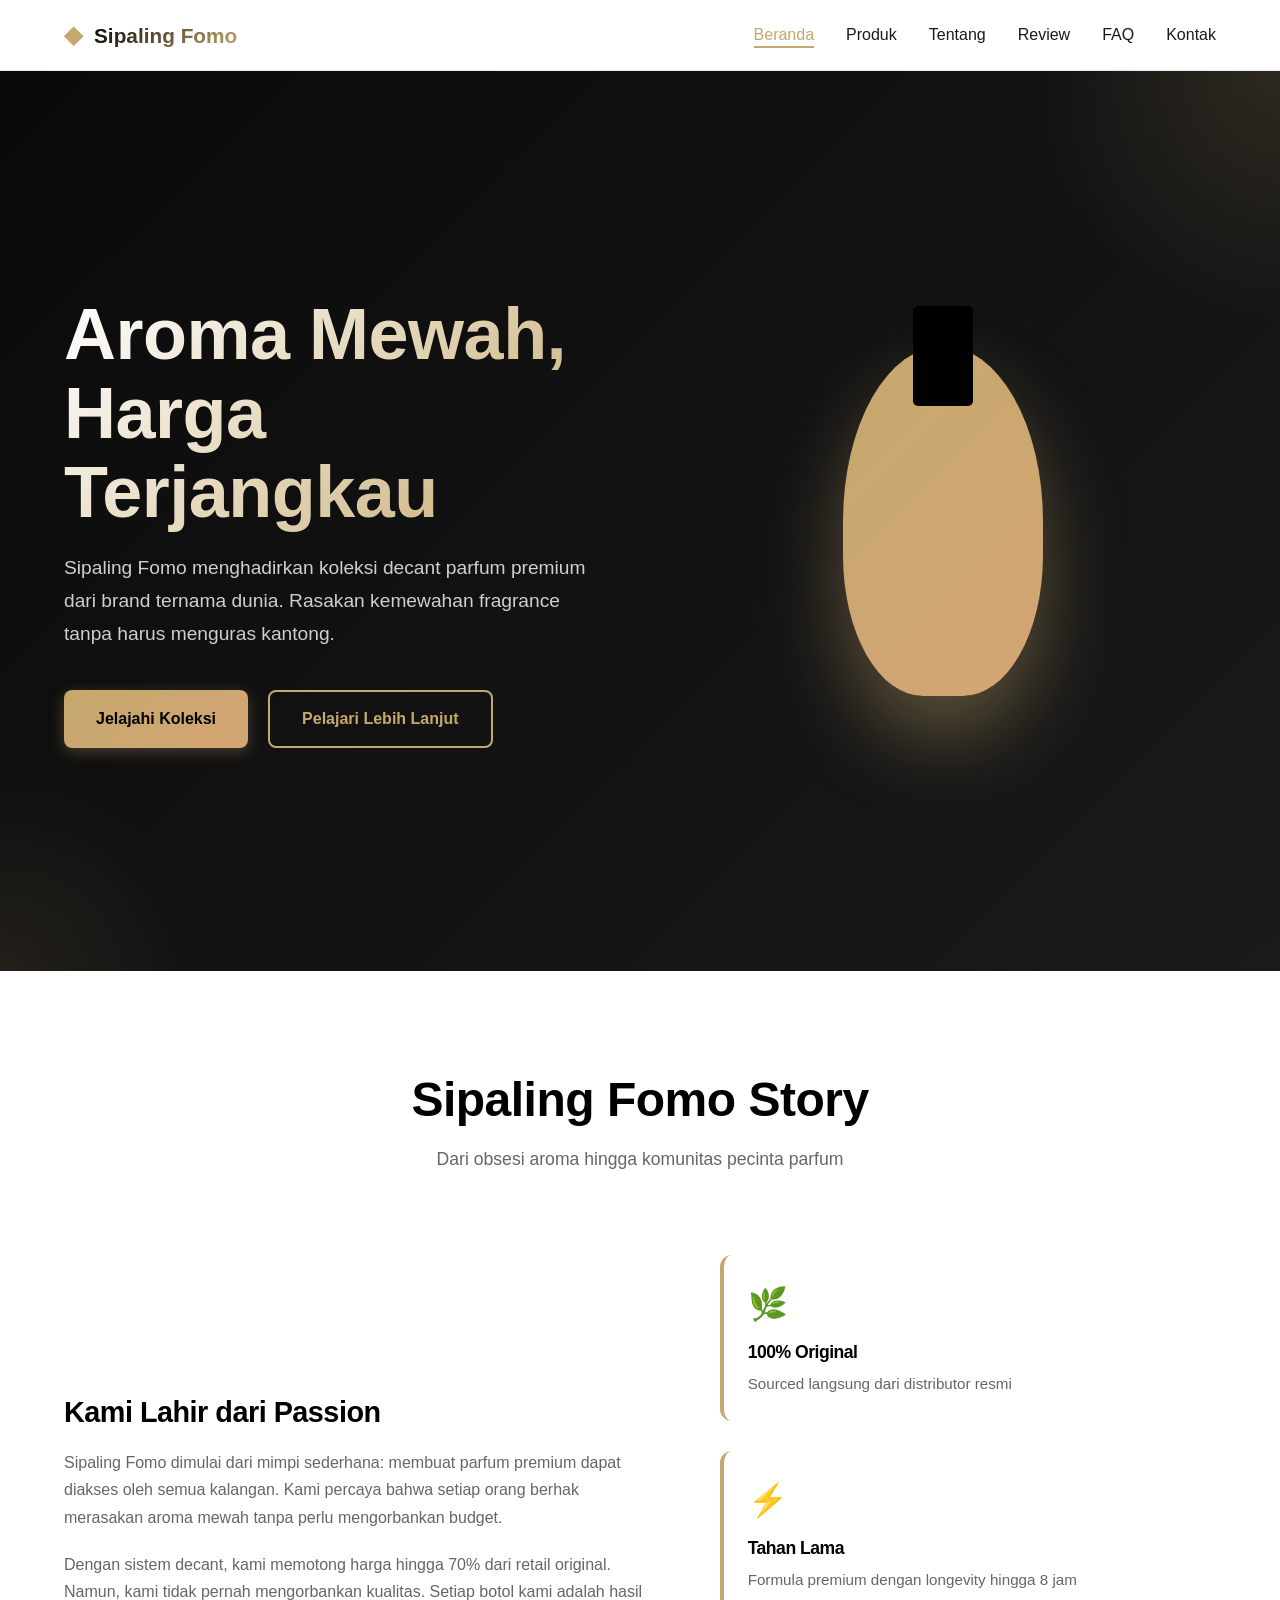
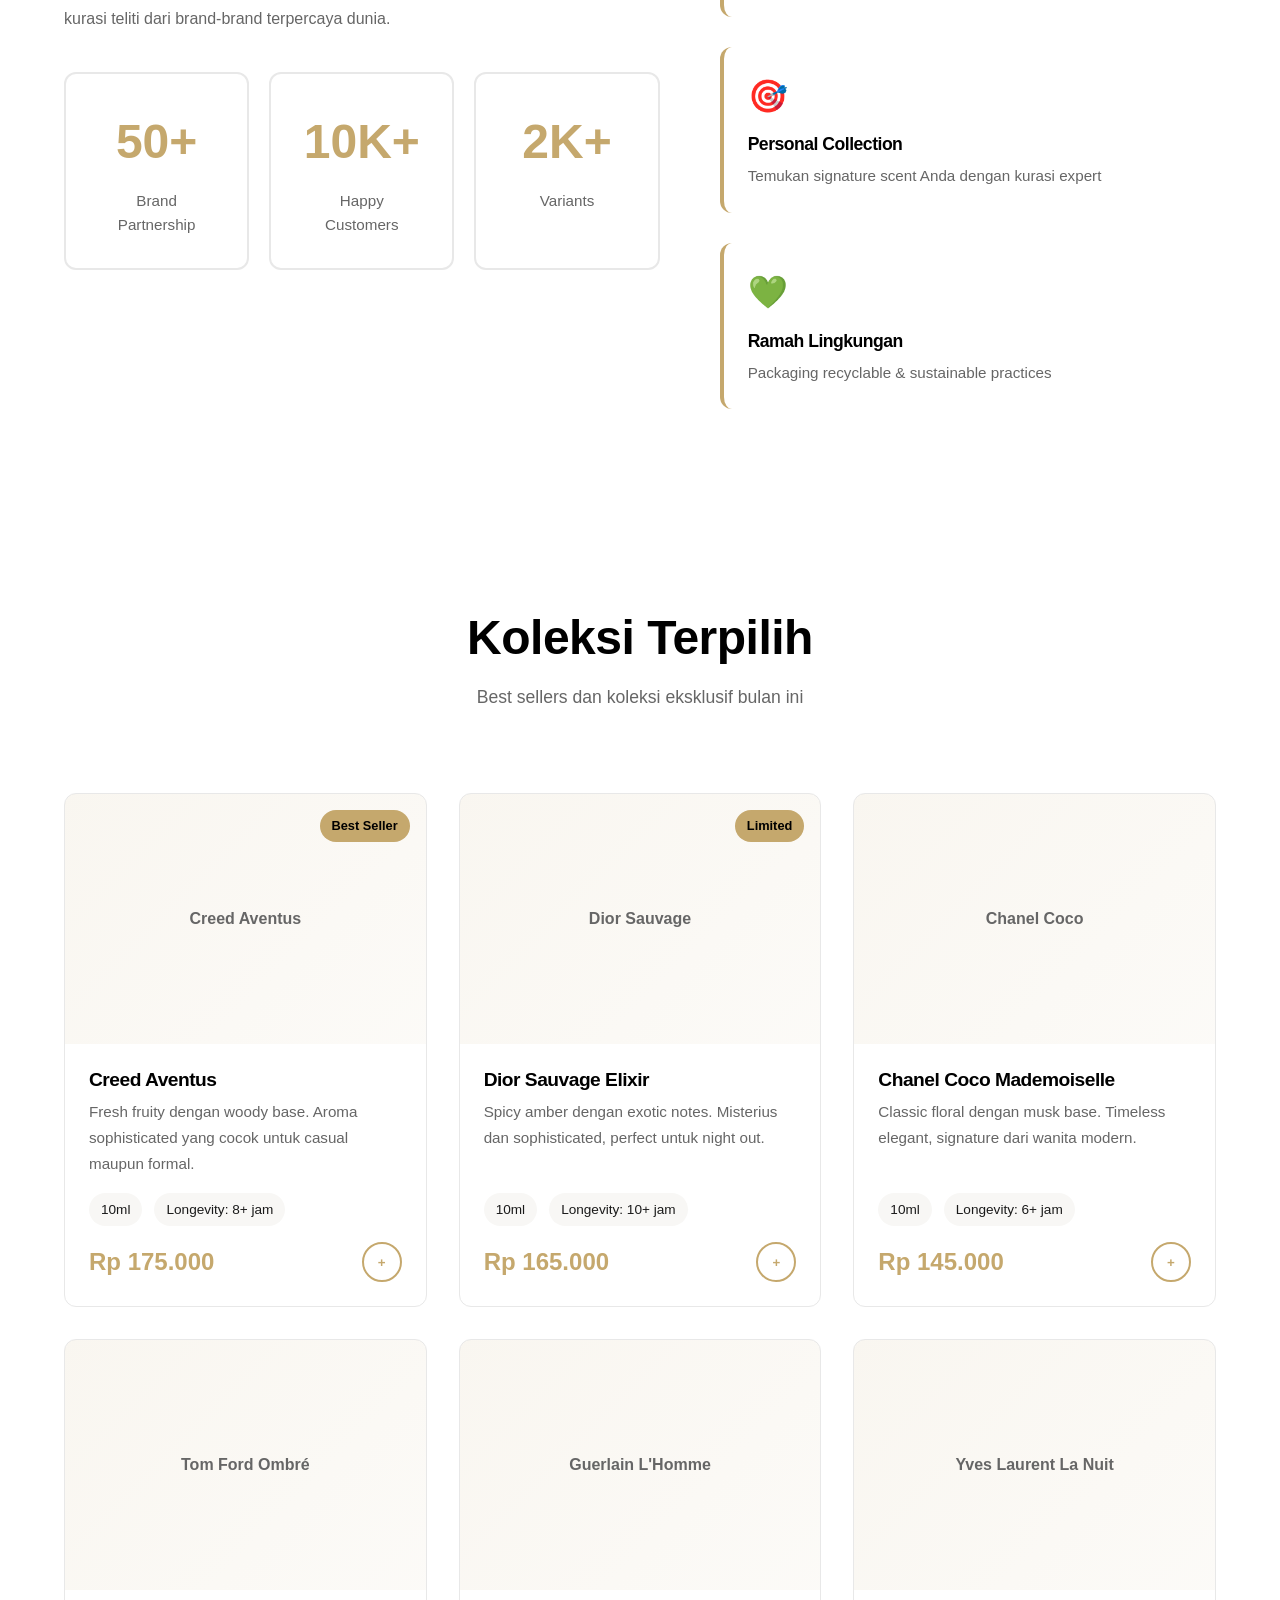
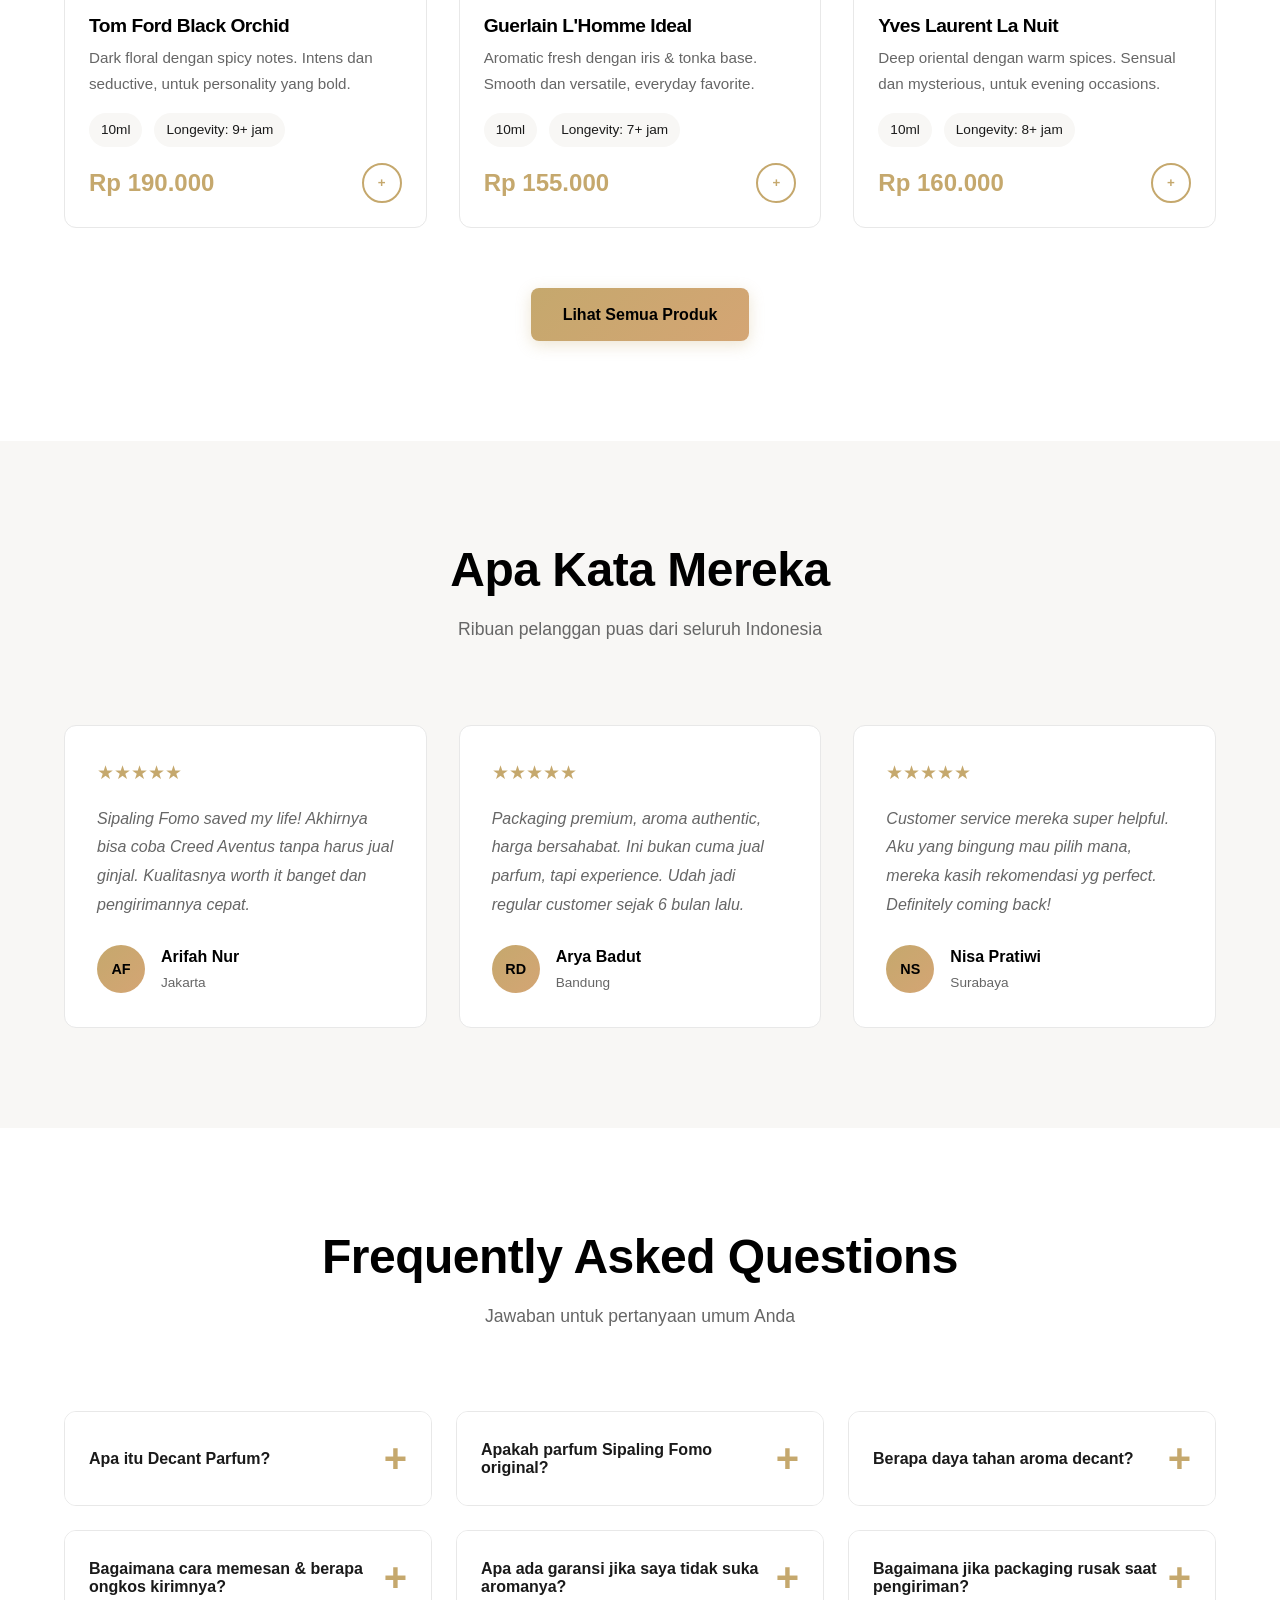
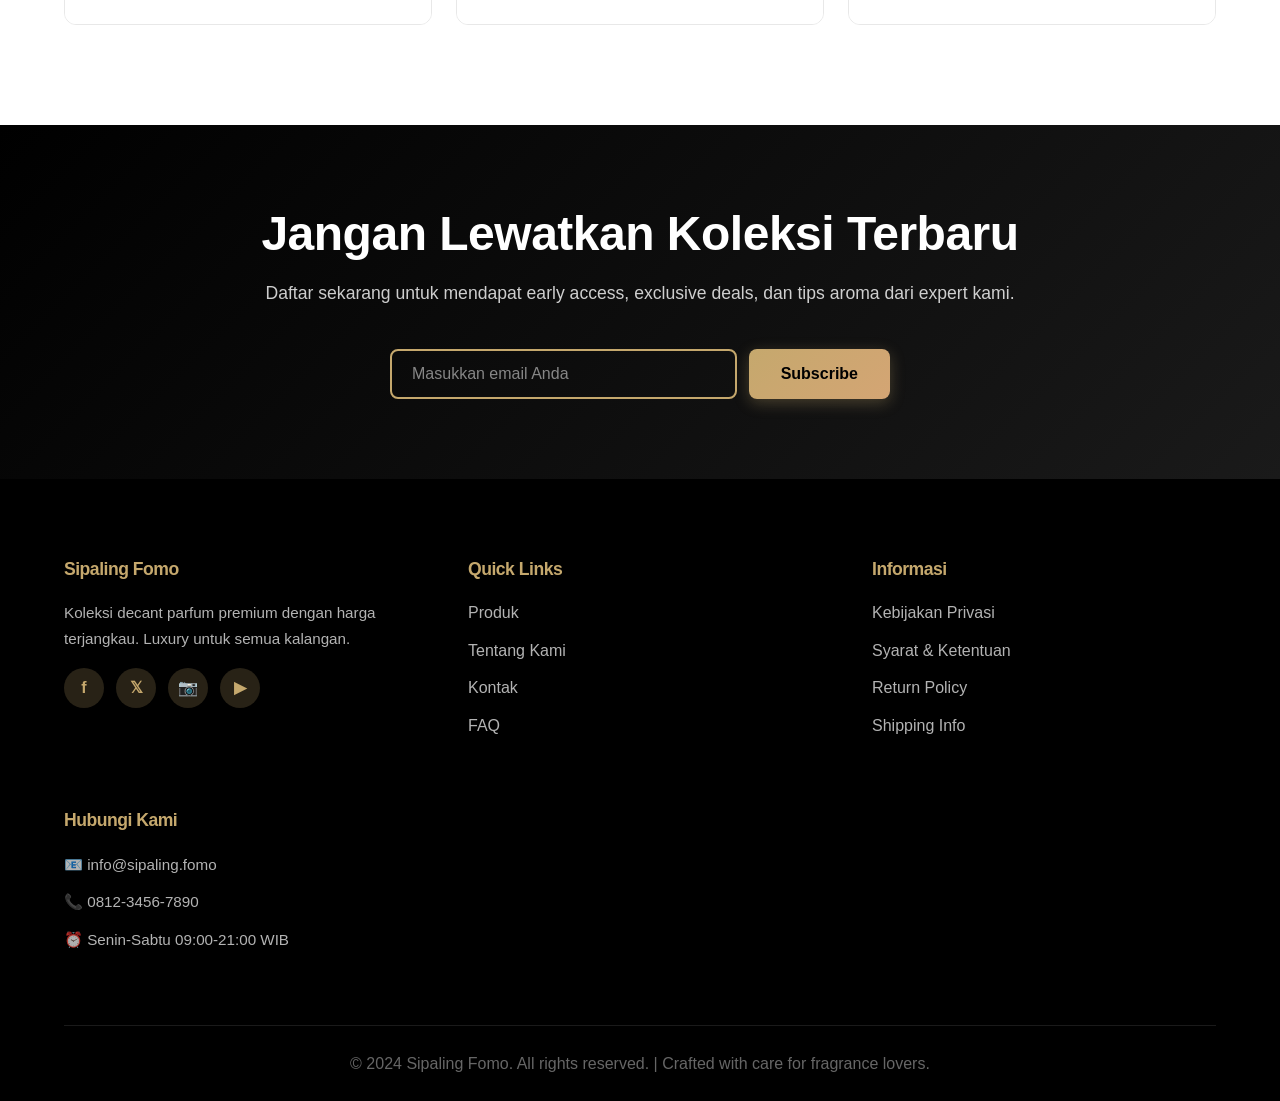
<file: index.html>
<!DOCTYPE html>
<html lang="id">
<head>
    <meta charset="UTF-8">
    <meta name="viewport" content="width=device-width, initial-scale=1.0">
    <meta name="description" content="Sipaling Fomo - Koleksi decant parfum premium terjangkau untuk semua kalangan. Fresh, luxury, dan terpercaya.">
    <meta name="keywords" content="decant parfum, parfum premium, fragrance, aroma luxury">
    <meta name="author" content="Sipaling Fomo">
    <meta property="og:title" content="Sipaling Fomo - Premium Decant Parfum">
    <meta property="og:description" content="Temukan koleksi parfum decant premium berkualitas tinggi dengan harga terjangkau.">
    <meta property="og:type" content="website">
    <title>Sipaling Fomo - Decant Parfum Premium Berkualitas Tinggi</title>
    <link rel="stylesheet" href="style.css">
</head>
<body>
    <!-- Navigation Bar -->
    <nav class="navbar" id="navbar">
        <div class="nav-container">
            <div class="logo">
                <span class="logo-icon">◆</span>
                <span class="logo-text">Sipaling Fomo</span>
            </div>
            <button class="hamburger" id="hamburger">
                <span></span>
                <span></span>
                <span></span>
            </button>
            <ul class="nav-menu" id="navMenu">
                <li><a href="#home" class="nav-link active">Beranda</a></li>
                <li><a href="#products" class="nav-link">Produk</a></li>
                <li><a href="#about" class="nav-link">Tentang</a></li>
                <li><a href="#testimonials" class="nav-link">Review</a></li>
                <li><a href="#faq" class="nav-link">FAQ</a></li>
                <li><a href="contact.html" class="nav-link">Kontak</a></li>
            </ul>
        </div>
    </nav>

    <!-- Hero Section -->
    <section class="hero" id="home">
        <div class="hero-content">
            <div class="hero-text">
                <h1 class="hero-title">Aroma Mewah, Harga Terjangkau</h1>
                <p class="hero-subtitle">Sipaling Fomo menghadirkan koleksi decant parfum premium dari brand ternama dunia. Rasakan kemewahan fragrance tanpa harus menguras kantong.</p>
                <div class="hero-cta">
                    <a href="#products" class="btn btn-primary">Jelajahi Koleksi</a>
                    <a href="#about" class="btn btn-secondary">Pelajari Lebih Lanjut</a>
                </div>
            </div>
            <div class="hero-visual">
                <div class="perfume-bottle"></div>
            </div>
        </div>
    </section>

    <!-- About Section -->
    <section class="about" id="about">
        <div class="container">
            <div class="section-header">
                <h2>Sipaling Fomo Story</h2>
                <p class="section-subtitle">Dari obsesi aroma hingga komunitas pecinta parfum</p>
            </div>
            <div class="about-grid">
                <div class="about-content">
                    <h3>Kami Lahir dari Passion</h3>
                    <p>Sipaling Fomo dimulai dari mimpi sederhana: membuat parfum premium dapat diakses oleh semua kalangan. Kami percaya bahwa setiap orang berhak merasakan aroma mewah tanpa perlu mengorbankan budget.</p>
                    <p>Dengan sistem decant, kami memotong harga hingga 70% dari retail original. Namun, kami tidak pernah mengorbankan kualitas. Setiap botol kami adalah hasil kurasi teliti dari brand-brand terpercaya dunia.</p>
                    <div class="stats-grid">
                        <div class="stat-card">
                            <span class="stat-number">50+</span>
                            <span class="stat-label">Brand Partnership</span>
                        </div>
                        <div class="stat-card">
                            <span class="stat-number">10K+</span>
                            <span class="stat-label">Happy Customers</span>
                        </div>
                        <div class="stat-card">
                            <span class="stat-number">2K+</span>
                            <span class="stat-label">Variants</span>
                        </div>
                    </div>
                </div>
                <div class="about-features">
                    <div class="feature-item">
                        <div class="feature-icon">🌿</div>
                        <h4>100% Original</h4>
                        <p>Sourced langsung dari distributor resmi</p>
                    </div>
                    <div class="feature-item">
                        <div class="feature-icon">⚡</div>
                        <h4>Tahan Lama</h4>
                        <p>Formula premium dengan longevity hingga 8 jam</p>
                    </div>
                    <div class="feature-item">
                        <div class="feature-icon">🎯</div>
                        <h4>Personal Collection</h4>
                        <p>Temukan signature scent Anda dengan kurasi expert</p>
                    </div>
                    <div class="feature-item">
                        <div class="feature-icon">💚</div>
                        <h4>Ramah Lingkungan</h4>
                        <p>Packaging recyclable & sustainable practices</p>
                    </div>
                </div>
            </div>
        </div>
    </section>

    <!-- Products Section -->
    <section class="products" id="products">
        <div class="container">
            <div class="section-header">
                <h2>Koleksi Terpilih</h2>
                <p class="section-subtitle">Best sellers dan koleksi eksklusif bulan ini</p>
            </div>
            <div class="product-grid">
                <div class="product-card">
                    <div class="product-badge">Best Seller</div>
                    <div class="product-image">
                        <div class="product-visual">Creed Aventus</div>
                    </div>
                    <div class="product-info">
                        <h3>Creed Aventus</h3>
                        <p class="product-desc">Fresh fruity dengan woody base. Aroma sophisticated yang cocok untuk casual maupun formal.</p>
                        <div class="product-meta">
                            <span class="size">10ml</span>
                            <span class="longevity">Longevity: 8+ jam</span>
                        </div>
                        <div class="product-footer">
                            <span class="price">Rp 175.000</span>
                            <button class="btn-icon">+</button>
                        </div>
                    </div>
                </div>

                <div class="product-card">
                    <div class="product-badge">Limited</div>
                    <div class="product-image">
                        <div class="product-visual">Dior Sauvage</div>
                    </div>
                    <div class="product-info">
                        <h3>Dior Sauvage Elixir</h3>
                        <p class="product-desc">Spicy amber dengan exotic notes. Misterius dan sophisticated, perfect untuk night out.</p>
                        <div class="product-meta">
                            <span class="size">10ml</span>
                            <span class="longevity">Longevity: 10+ jam</span>
                        </div>
                        <div class="product-footer">
                            <span class="price">Rp 165.000</span>
                            <button class="btn-icon">+</button>
                        </div>
                    </div>
                </div>

                <div class="product-card">
                    <div class="product-image">
                        <div class="product-visual">Chanel Coco</div>
                    </div>
                    <div class="product-info">
                        <h3>Chanel Coco Mademoiselle</h3>
                        <p class="product-desc">Classic floral dengan musk base. Timeless elegant, signature dari wanita modern.</p>
                        <div class="product-meta">
                            <span class="size">10ml</span>
                            <span class="longevity">Longevity: 6+ jam</span>
                        </div>
                        <div class="product-footer">
                            <span class="price">Rp 145.000</span>
                            <button class="btn-icon">+</button>
                        </div>
                    </div>
                </div>

                <div class="product-card">
                    <div class="product-image">
                        <div class="product-visual">Tom Ford Ombré</div>
                    </div>
                    <div class="product-info">
                        <h3>Tom Ford Black Orchid</h3>
                        <p class="product-desc">Dark floral dengan spicy notes. Intens dan seductive, untuk personality yang bold.</p>
                        <div class="product-meta">
                            <span class="size">10ml</span>
                            <span class="longevity">Longevity: 9+ jam</span>
                        </div>
                        <div class="product-footer">
                            <span class="price">Rp 190.000</span>
                            <button class="btn-icon">+</button>
                        </div>
                    </div>
                </div>

                <div class="product-card">
                    <div class="product-image">
                        <div class="product-visual">Guerlain L'Homme</div>
                    </div>
                    <div class="product-info">
                        <h3>Guerlain L'Homme Ideal</h3>
                        <p class="product-desc">Aromatic fresh dengan iris & tonka base. Smooth dan versatile, everyday favorite.</p>
                        <div class="product-meta">
                            <span class="size">10ml</span>
                            <span class="longevity">Longevity: 7+ jam</span>
                        </div>
                        <div class="product-footer">
                            <span class="price">Rp 155.000</span>
                            <button class="btn-icon">+</button>
                        </div>
                    </div>
                </div>

                <div class="product-card">
                    <div class="product-image">
                        <div class="product-visual">Yves Laurent La Nuit</div>
                    </div>
                    <div class="product-info">
                        <h3>Yves Laurent La Nuit</h3>
                        <p class="product-desc">Deep oriental dengan warm spices. Sensual dan mysterious, untuk evening occasions.</p>
                        <div class="product-meta">
                            <span class="size">10ml</span>
                            <span class="longevity">Longevity: 8+ jam</span>
                        </div>
                        <div class="product-footer">
                            <span class="price">Rp 160.000</span>
                            <button class="btn-icon">+</button>
                        </div>
                    </div>
                </div>
            </div>
            <div class="products-cta">
                <a href="products.html" class="btn btn-primary">Lihat Semua Produk</a>
            </div>
        </div>
    </section>

    <!-- Testimonials Section -->
    <section class="testimonials" id="testimonials">
        <div class="container">
            <div class="section-header">
                <h2>Apa Kata Mereka</h2>
                <p class="section-subtitle">Ribuan pelanggan puas dari seluruh Indonesia</p>
            </div>
            <div class="testimonial-grid">
                <div class="testimonial-card">
                    <div class="testimonial-stars">★★★★★</div>
                    <p class="testimonial-text">Sipaling Fomo saved my life! Akhirnya bisa coba Creed Aventus tanpa harus jual ginjal. Kualitasnya worth it banget dan pengirimannya cepat.</p>
                    <div class="testimonial-author">
                        <div class="author-avatar">AF</div>
                        <div class="author-info">
                            <strong>Arifah Nur</strong>
                            <span>Jakarta</span>
                        </div>
                    </div>
                </div>

                <div class="testimonial-card">
                    <div class="testimonial-stars">★★★★★</div>
                    <p class="testimonial-text">Packaging premium, aroma authentic, harga bersahabat. Ini bukan cuma jual parfum, tapi experience. Udah jadi regular customer sejak 6 bulan lalu.</p>
                    <div class="testimonial-author">
                        <div class="author-avatar">RD</div>
                        <div class="author-info">
                            <strong>Arya Badut</strong>
                            <span>Bandung</span>
                        </div>
                    </div>
                </div>

                <div class="testimonial-card">
                    <div class="testimonial-stars">★★★★★</div>
                    <p class="testimonial-text">Customer service mereka super helpful. Aku yang bingung mau pilih mana, mereka kasih rekomendasi yg perfect. Definitely coming back!</p>
                    <div class="testimonial-author">
                        <div class="author-avatar">NS</div>
                        <div class="author-info">
                            <strong>Nisa Pratiwi</strong>
                            <span>Surabaya</span>
                        </div>
                    </div>
                </div>
            </div>
        </div>
    </section>

    <!-- FAQ Section -->
    <section class="faq" id="faq">
        <div class="container">
            <div class="section-header">
                <h2>Frequently Asked Questions</h2>
                <p class="section-subtitle">Jawaban untuk pertanyaan umum Anda</p>
            </div>
            <div class="faq-grid">
                <div class="faq-item">
                    <button class="faq-question">
                        <span>Apa itu Decant Parfum?</span>
                        <span class="faq-icon">+</span>
                    </button>
                    <div class="faq-answer">
                        <p>Decant parfum adalah parfum dari botol asli yang dibagi ke dalam ukuran kecil (biasanya 10ml atau 5ml). Ini memungkinkan Anda mencoba berbagai jenis parfum premium tanpa harus membeli botol full size yang mahal. Kualitas aromanya sama 100% dengan original.</p>
                    </div>
                </div>

                <div class="faq-item">
                    <button class="faq-question">
                        <span>Apakah parfum Sipaling Fomo original?</span>
                        <span class="faq-icon">+</span>
                    </button>
                    <div class="faq-answer">
                        <p>Ya, 100% original. Kami source langsung dari distributor resmi dan punya sertifikat keaslian untuk setiap batch. Kami bahkan menyediakan authenticity certificate jika diminta. Kepuasan dan kepercayaan customer adalah prioritas utama kami.</p>
                    </div>
                </div>

                <div class="faq-item">
                    <button class="faq-question">
                        <span>Berapa daya tahan aroma decant?</span>
                        <span class="faq-icon">+</span>
                    </button>
                    <div class="faq-answer">
                        <p>Daya tahan bergantung pada jenis parfum. Eau de Parfum (EDP) biasanya tahan 6-8 jam. Eau de Toilette (EDT) sekitar 4-6 jam. Semua produk kami bisa dilihat durasi aroianya di detail produk masing-masing. Decant memiliki daya tahan sama seperti botol original.</p>
                    </div>
                </div>

                <div class="faq-item">
                    <button class="faq-question">
                        <span>Bagaimana cara memesan & berapa ongkos kirimnya?</span>
                        <span class="faq-icon">+</span>
                    </button>
                    <div class="faq-answer">
                        <p>Cukup browse produk, pilih yang Anda suka, dan add to cart. Ongkos kirim kami hitung berdasarkan berat dan lokasi. Gratis ongkir untuk pembelian di atas Rp 300.000. Kami partner dengan JNE dan GCG untuk pengiriman cepat dan aman ke seluruh Indonesia.</p>
                    </div>
                </div>

                <div class="faq-item">
                    <button class="faq-question">
                        <span>Apa ada garansi jika saya tidak suka aromanya?</span>
                        <span class="faq-icon">+</span>
                    </button>
                    <div class="faq-answer">
                        <p>Kami punya 30-day money back guarantee jika Anda tidak satisfied dengan kualitas. Namun, karena aroma itu subjektif dan personal, kami tidak bisa guarantee Anda akan suka aromanya. Pastikan baca deskripsi dan lihat review dari customer lain sebelum order.</p>
                    </div>
                </div>

                <div class="faq-item">
                    <button class="faq-question">
                        <span>Bagaimana jika packaging rusak saat pengiriman?</span>
                        <span class="faq-icon">+</span>
                    </button>
                    <div class="faq-answer">
                        <p>Kami pack dengan sangat hati-hati dengan bubble wrap berlapis. Jika packaging rusak atau bocor, hubungi kami dengan foto bukti. Kami akan replace atau refund tanpa pertanyaan. Chat kami available 24/7 untuk handle kasus seperti ini.</p>
                    </div>
                </div>
            </div>
        </div>
    </section>

    <!-- Newsletter Section -->
    <section class="newsletter">
        <div class="container">
            <h2>Jangan Lewatkan Koleksi Terbaru</h2>
            <p>Daftar sekarang untuk mendapat early access, exclusive deals, dan tips aroma dari expert kami.</p>
            <form class="newsletter-form" onsubmit="handleNewsletter(event)">
                <input type="email" placeholder="Masukkan email Anda" required>
                <button type="submit" class="btn btn-primary">Subscribe</button>
            </form>
        </div>
    </section>

    <!-- Footer -->
    <footer class="footer">
        <div class="container">
            <div class="footer-grid">
                <div class="footer-section">
                    <h4>Sipaling Fomo</h4>
                    <p>Koleksi decant parfum premium dengan harga terjangkau. Luxury untuk semua kalangan.</p>
                    <div class="social-links">
                        <a href="#" class="social-icon">f</a>
                        <a href="#" class="social-icon">𝕏</a>
                        <a href="#" class="social-icon">📷</a>
                        <a href="#" class="social-icon">▶</a>
                    </div>
                </div>
                <div class="footer-section">
                    <h4>Quick Links</h4>
                    <ul class="footer-links">
                        <li><a href="#products">Produk</a></li>
                        <li><a href="#about">Tentang Kami</a></li>
                        <li><a href="contact.html">Kontak</a></li>
                        <li><a href="#faq">FAQ</a></li>
                    </ul>
                </div>
                <div class="footer-section">
                    <h4>Informasi</h4>
                    <ul class="footer-links">
                        <li><a href="#">Kebijakan Privasi</a></li>
                        <li><a href="#">Syarat & Ketentuan</a></li>
                        <li><a href="#">Return Policy</a></li>
                        <li><a href="#">Shipping Info</a></li>
                    </ul>
                </div>
                <div class="footer-section">
                    <h4>Hubungi Kami</h4>
                    <p>📧 info@sipaling.fomo</p>
                    <p>📞 0812-3456-7890</p>
                    <p>⏰ Senin-Sabtu 09:00-21:00 WIB</p>
                </div>
            </div>
            <div class="footer-bottom">
                <p>&copy; 2024 Sipaling Fomo. All rights reserved. | Crafted with care for fragrance lovers.</p>
            </div>
        </div>
    </footer>

    <script src="script.js"></script>
</body>
</html>
</file>
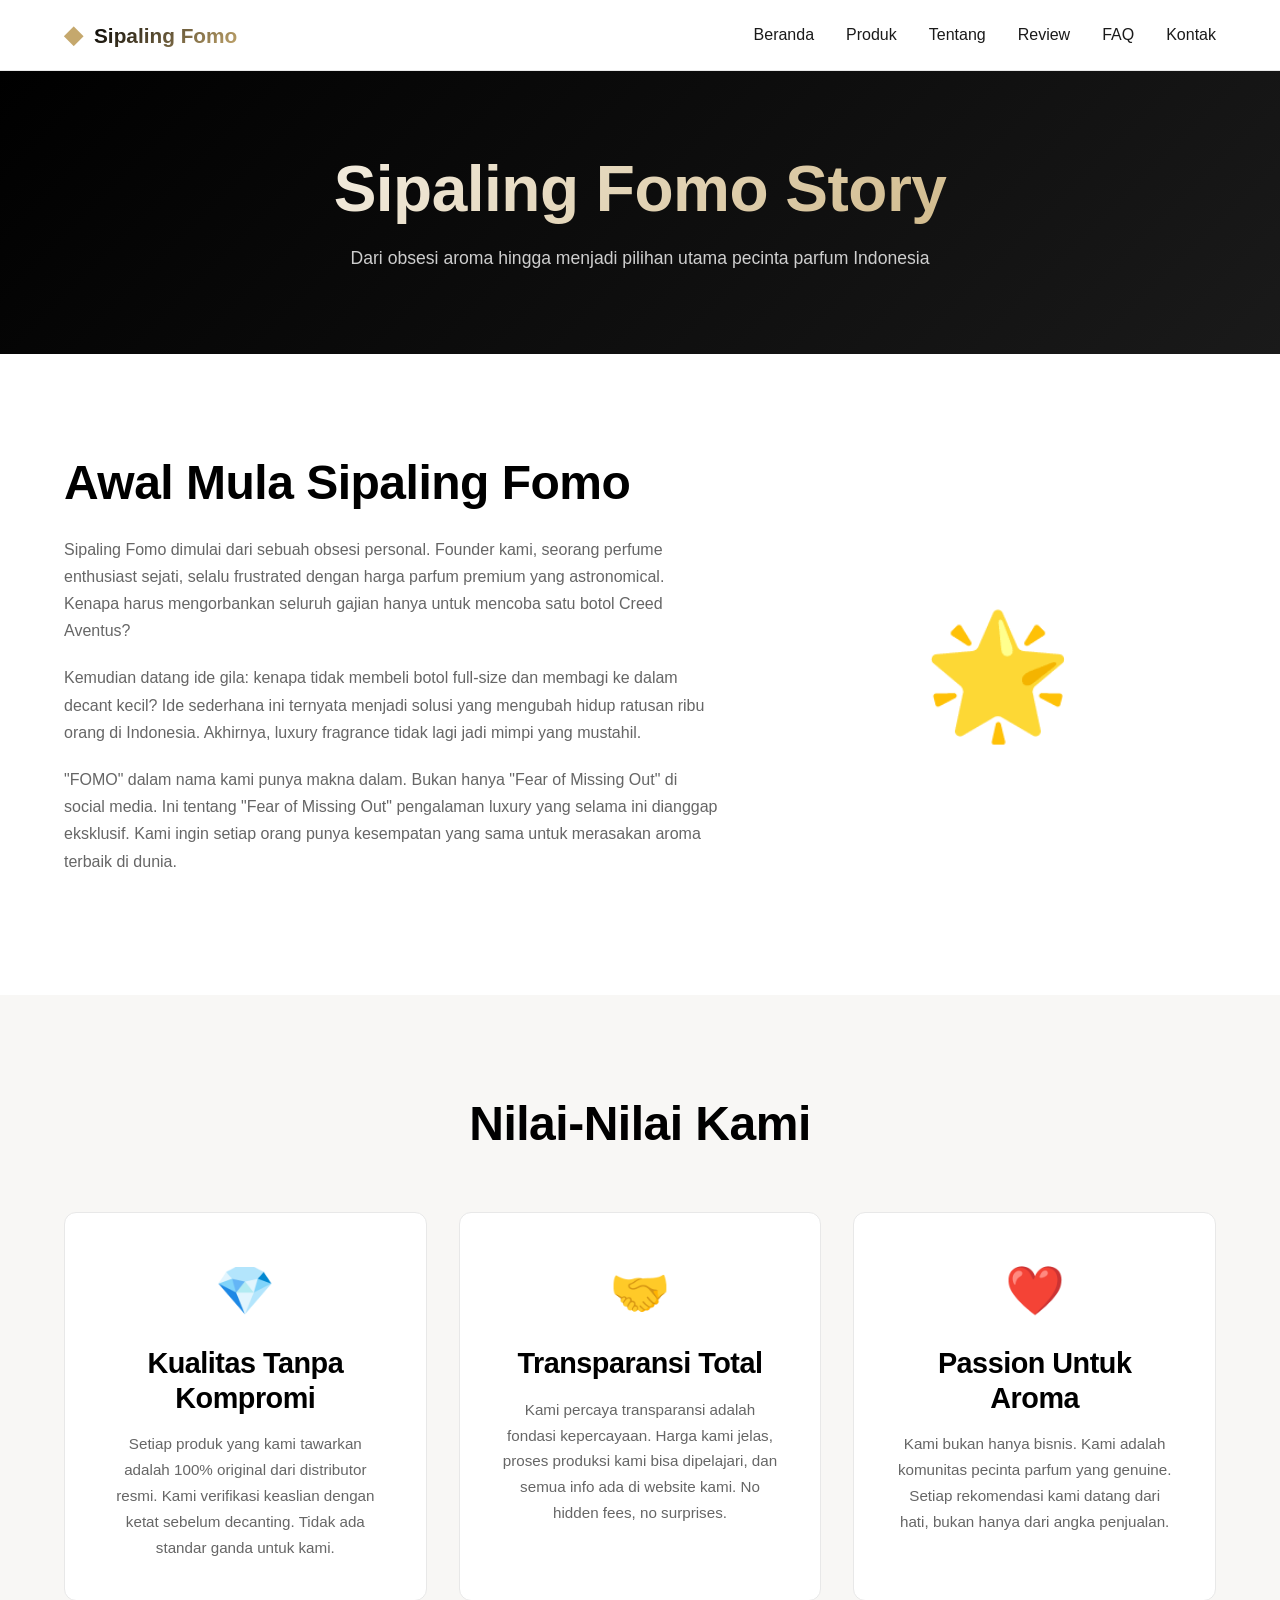
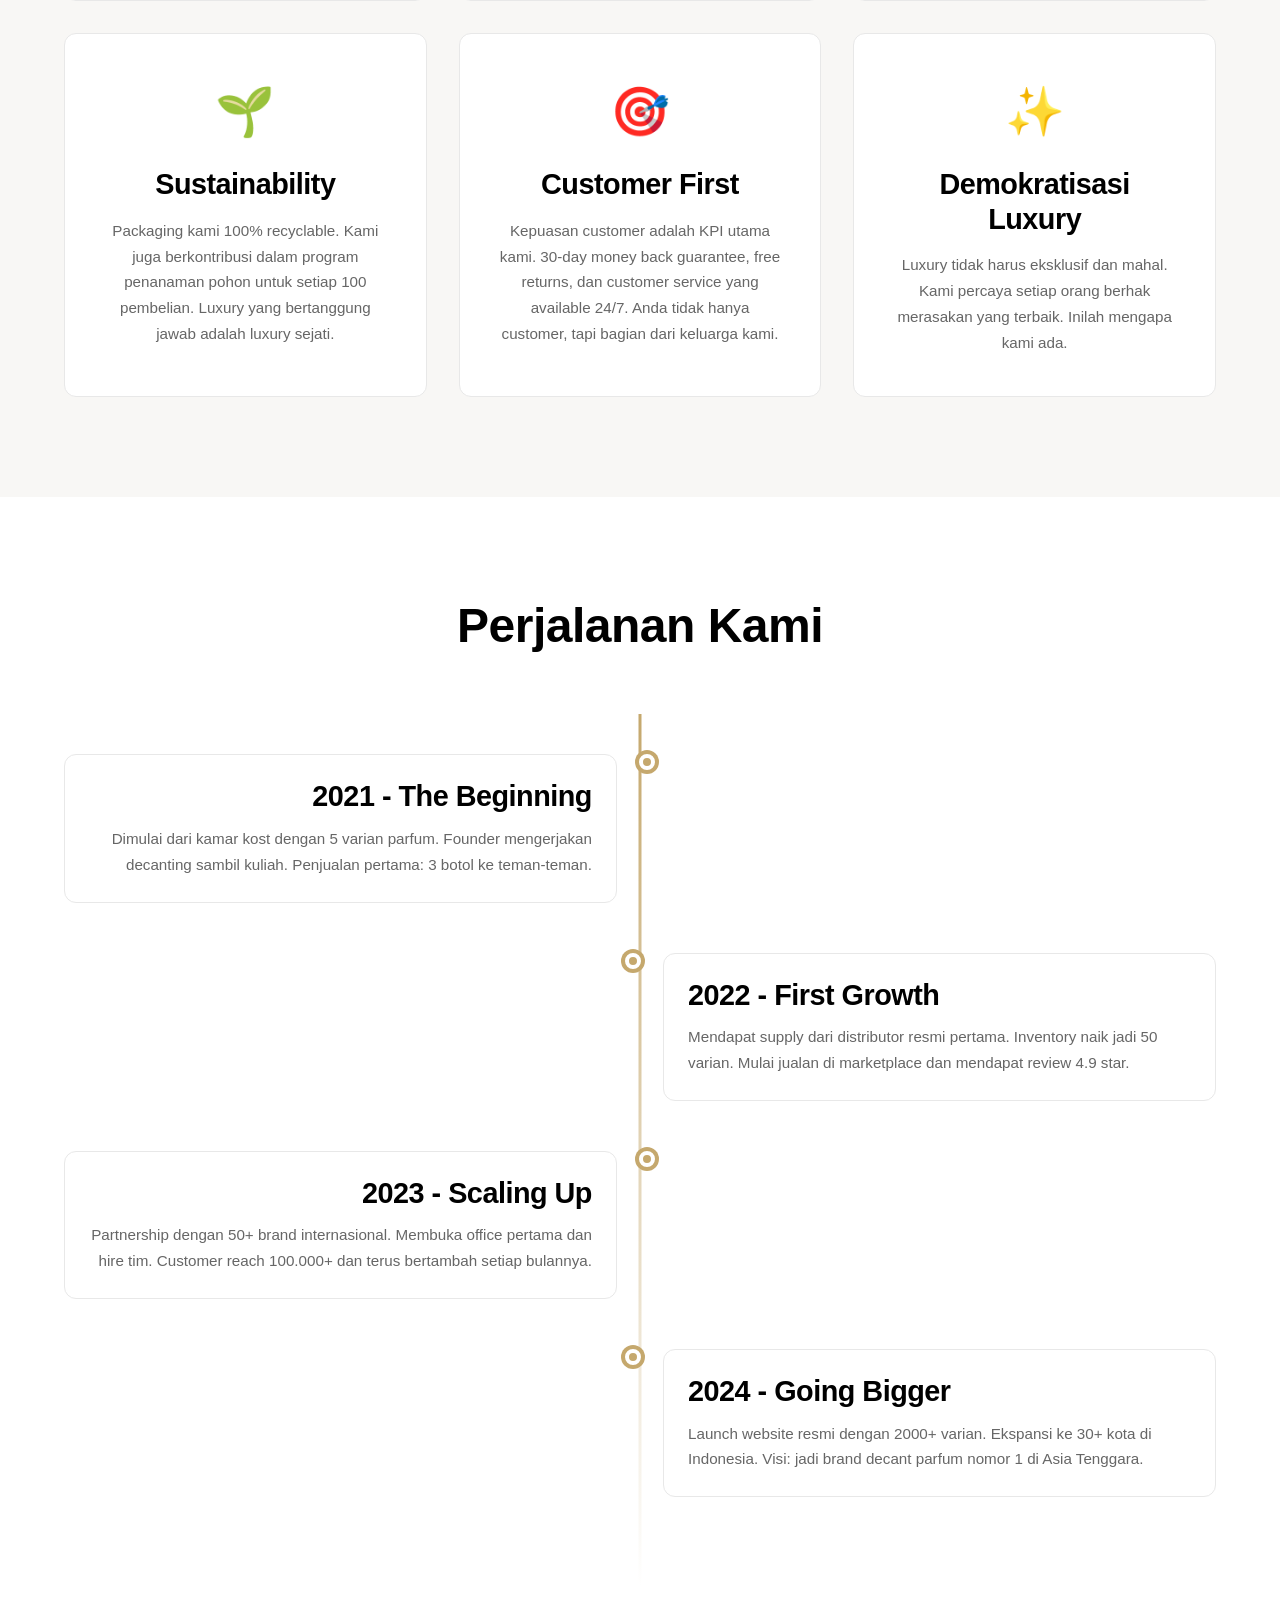
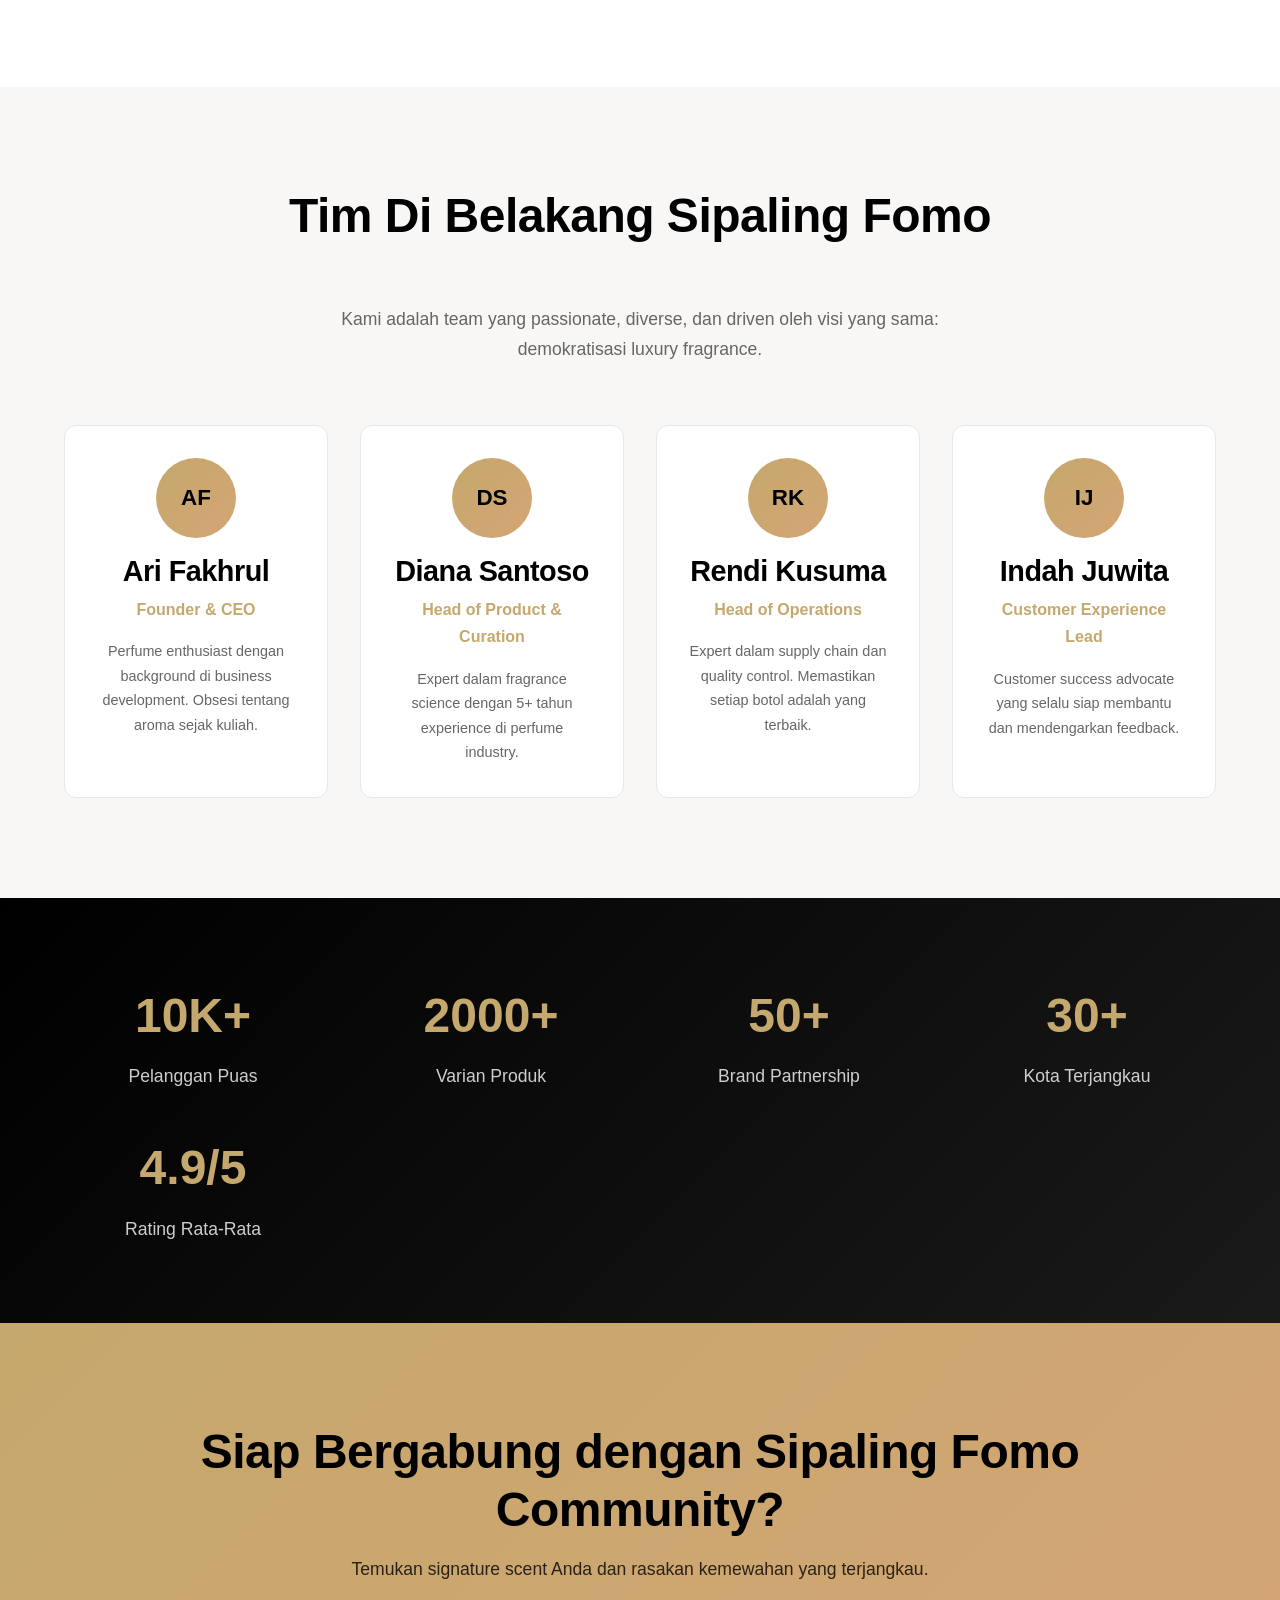
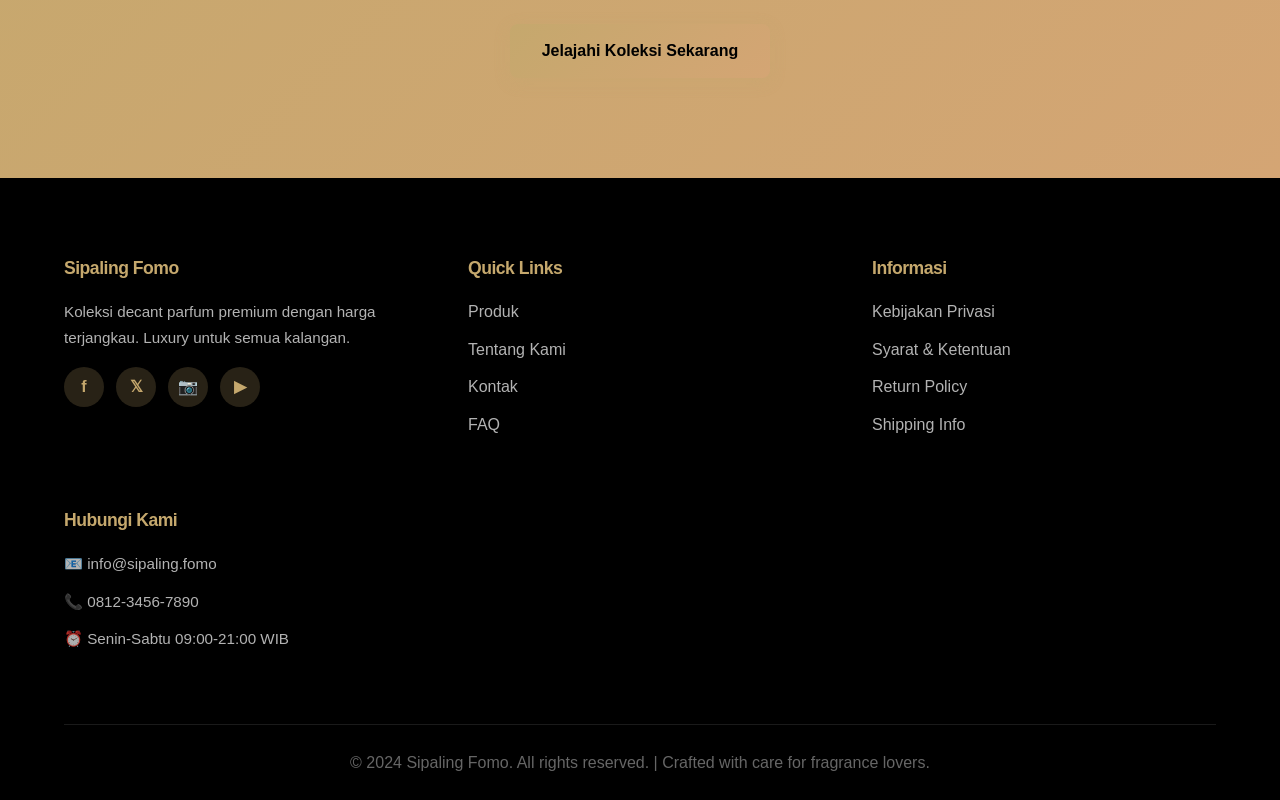
<file: about.html>
<!DOCTYPE html>
<html lang="id">
<head>
    <meta charset="UTF-8">
    <meta name="viewport" content="width=device-width, initial-scale=1.0">
    <meta name="description" content="Tentang Sipaling Fomo - Brand story, misi, dan komitmen kami dalam menghadirkan parfum premium berkualitas.">
    <meta name="keywords" content="tentang sipaling fomo, brand story, misi, nilai brand">
    <title>Tentang Kami - Sipaling Fomo Decant Parfum</title>
    <link rel="stylesheet" href="style.css">
</head>
<body>
    <!-- Navigation Bar -->
    <nav class="navbar" id="navbar">
        <div class="nav-container">
            <div class="logo">
                <span class="logo-icon">◆</span>
                <span class="logo-text">Sipaling Fomo</span>
            </div>
            <button class="hamburger" id="hamburger">
                <span></span>
                <span></span>
                <span></span>
            </button>
            <ul class="nav-menu" id="navMenu">
                <li><a href="index.html" class="nav-link">Beranda</a></li>
                <li><a href="index.html#products" class="nav-link">Produk</a></li>
                <li><a href="index.html#about" class="nav-link active">Tentang</a></li>
                <li><a href="index.html#testimonials" class="nav-link">Review</a></li>
                <li><a href="index.html#faq" class="nav-link">FAQ</a></li>
                <li><a href="contact.html" class="nav-link">Kontak</a></li>
            </ul>
        </div>
    </nav>

    <!-- Page Header -->
    <section class="page-header">
        <div class="container">
            <h1>Sipaling Fomo Story</h1>
            <p>Dari obsesi aroma hingga menjadi pilihan utama pecinta parfum Indonesia</p>
        </div>
    </section>

    <!-- Main Story Section -->
    <section class="story-section">
        <div class="container">
            <div class="story-content">
                <div class="story-text">
                    <h2>Awal Mula Sipaling Fomo</h2>
                    <p>
                        Sipaling Fomo dimulai dari sebuah obsesi personal. Founder kami, seorang perfume enthusiast sejati, selalu frustrated dengan harga parfum premium yang astronomical. Kenapa harus mengorbankan seluruh gajian hanya untuk mencoba satu botol Creed Aventus?
                    </p>
                    <p>
                        Kemudian datang ide gila: kenapa tidak membeli botol full-size dan membagi ke dalam decant kecil? Ide sederhana ini ternyata menjadi solusi yang mengubah hidup ratusan ribu orang di Indonesia. Akhirnya, luxury fragrance tidak lagi jadi mimpi yang mustahil.
                    </p>
                    <p>
                        "FOMO" dalam nama kami punya makna dalam. Bukan hanya "Fear of Missing Out" di social media. Ini tentang "Fear of Missing Out" pengalaman luxury yang selama ini dianggap eksklusif. Kami ingin setiap orang punya kesempatan yang sama untuk merasakan aroma terbaik di dunia.
                    </p>
                </div>
                <div class="story-visual">
                    <div class="story-icon">🌟</div>
                </div>
            </div>
        </div>
    </section>

    <!-- Values Section -->
    <section class="values-section">
        <div class="container">
            <h2 class="section-title">Nilai-Nilai Kami</h2>
            <div class="values-grid">
                <div class="value-card">
                    <div class="value-icon">💎</div>
                    <h3>Kualitas Tanpa Kompromi</h3>
                    <p>Setiap produk yang kami tawarkan adalah 100% original dari distributor resmi. Kami verifikasi keaslian dengan ketat sebelum decanting. Tidak ada standar ganda untuk kami.</p>
                </div>
                <div class="value-card">
                    <div class="value-icon">🤝</div>
                    <h3>Transparansi Total</h3>
                    <p>Kami percaya transparansi adalah fondasi kepercayaan. Harga kami jelas, proses produksi kami bisa dipelajari, dan semua info ada di website kami. No hidden fees, no surprises.</p>
                </div>
                <div class="value-card">
                    <div class="value-icon">❤️</div>
                    <h3>Passion Untuk Aroma</h3>
                    <p>Kami bukan hanya bisnis. Kami adalah komunitas pecinta parfum yang genuine. Setiap rekomendasi kami datang dari hati, bukan hanya dari angka penjualan.</p>
                </div>
                <div class="value-card">
                    <div class="value-icon">🌱</div>
                    <h3>Sustainability</h3>
                    <p>Packaging kami 100% recyclable. Kami juga berkontribusi dalam program penanaman pohon untuk setiap 100 pembelian. Luxury yang bertanggung jawab adalah luxury sejati.</p>
                </div>
                <div class="value-card">
                    <div class="value-icon">🎯</div>
                    <h3>Customer First</h3>
                    <p>Kepuasan customer adalah KPI utama kami. 30-day money back guarantee, free returns, dan customer service yang available 24/7. Anda tidak hanya customer, tapi bagian dari keluarga kami.</p>
                </div>
                <div class="value-card">
                    <div class="value-icon">✨</div>
                    <h3>Demokratisasi Luxury</h3>
                    <p>Luxury tidak harus eksklusif dan mahal. Kami percaya setiap orang berhak merasakan yang terbaik. Inilah mengapa kami ada.</p>
                </div>
            </div>
        </div>
    </section>

    <!-- Journey Section -->
    <section class="journey-section">
        <div class="container">
            <h2 class="section-title">Perjalanan Kami</h2>
            <div class="timeline">
                <div class="timeline-item">
                    <div class="timeline-dot"></div>
                    <div class="timeline-content">
                        <h3>2021 - The Beginning</h3>
                        <p>Dimulai dari kamar kost dengan 5 varian parfum. Founder mengerjakan decanting sambil kuliah. Penjualan pertama: 3 botol ke teman-teman.</p>
                    </div>
                </div>
                <div class="timeline-item">
                    <div class="timeline-dot"></div>
                    <div class="timeline-content">
                        <h3>2022 - First Growth</h3>
                        <p>Mendapat supply dari distributor resmi pertama. Inventory naik jadi 50 varian. Mulai jualan di marketplace dan mendapat review 4.9 star.</p>
                    </div>
                </div>
                <div class="timeline-item">
                    <div class="timeline-dot"></div>
                    <div class="timeline-content">
                        <h3>2023 - Scaling Up</h3>
                        <p>Partnership dengan 50+ brand internasional. Membuka office pertama dan hire tim. Customer reach 100.000+ dan terus bertambah setiap bulannya.</p>
                    </div>
                </div>
                <div class="timeline-item">
                    <div class="timeline-dot"></div>
                    <div class="timeline-content">
                        <h3>2024 - Going Bigger</h3>
                        <p>Launch website resmi dengan 2000+ varian. Ekspansi ke 30+ kota di Indonesia. Visi: jadi brand decant parfum nomor 1 di Asia Tenggara.</p>
                    </div>
                </div>
            </div>
        </div>
    </section>

    <!-- Team Section -->
    <section class="team-section">
        <div class="container">
            <h2 class="section-title">Tim Di Belakang Sipaling Fomo</h2>
            <p class="team-intro">Kami adalah team yang passionate, diverse, dan driven oleh visi yang sama: demokratisasi luxury fragrance.</p>
            <div class="team-grid">
                <div class="team-member">
                    <div class="member-avatar">AF</div>
                    <h3>Ari Fakhrul</h3>
                    <p class="member-role">Founder & CEO</p>
                    <p class="member-bio">Perfume enthusiast dengan background di business development. Obsesi tentang aroma sejak kuliah.</p>
                </div>
                <div class="team-member">
                    <div class="member-avatar">DS</div>
                    <h3>Diana Santoso</h3>
                    <p class="member-role">Head of Product & Curation</p>
                    <p class="member-bio">Expert dalam fragrance science dengan 5+ tahun experience di perfume industry.</p>
                </div>
                <div class="team-member">
                    <div class="member-avatar">RK</div>
                    <h3>Rendi Kusuma</h3>
                    <p class="member-role">Head of Operations</p>
                    <p class="member-bio">Expert dalam supply chain dan quality control. Memastikan setiap botol adalah yang terbaik.</p>
                </div>
                <div class="team-member">
                    <div class="member-avatar">IJ</div>
                    <h3>Indah Juwita</h3>
                    <p class="member-role">Customer Experience Lead</p>
                    <p class="member-bio">Customer success advocate yang selalu siap membantu dan mendengarkan feedback.</p>
                </div>
            </div>
        </div>
    </section>

    <!-- Stats Section -->
    <section class="stats-section">
        <div class="container">
            <div class="stats-wrapper">
                <div class="stat">
                    <div class="stat-number">10K+</div>
                    <div class="stat-text">Pelanggan Puas</div>
                </div>
                <div class="stat">
                    <div class="stat-number">2000+</div>
                    <div class="stat-text">Varian Produk</div>
                </div>
                <div class="stat">
                    <div class="stat-number">50+</div>
                    <div class="stat-text">Brand Partnership</div>
                </div>
                <div class="stat">
                    <div class="stat-number">30+</div>
                    <div class="stat-text">Kota Terjangkau</div>
                </div>
                <div class="stat">
                    <div class="stat-number">4.9/5</div>
                    <div class="stat-text">Rating Rata-Rata</div>
                </div>
            </div>
        </div>
    </section>

    <!-- CTA Section -->
    <section class="cta-section">
        <div class="container">
            <h2>Siap Bergabung dengan Sipaling Fomo Community?</h2>
            <p>Temukan signature scent Anda dan rasakan kemewahan yang terjangkau.</p>
            <a href="index.html#products" class="btn btn-primary">Jelajahi Koleksi Sekarang</a>
        </div>
    </section>

    <!-- Footer -->
    <footer class="footer">
        <div class="container">
            <div class="footer-grid">
                <div class="footer-section">
                    <h4>Sipaling Fomo</h4>
                    <p>Koleksi decant parfum premium dengan harga terjangkau. Luxury untuk semua kalangan.</p>
                    <div class="social-links">
                        <a href="#" class="social-icon">f</a>
                        <a href="#" class="social-icon">𝕏</a>
                        <a href="#" class="social-icon">📷</a>
                        <a href="#" class="social-icon">▶</a>
                    </div>
                </div>
                <div class="footer-section">
                    <h4>Quick Links</h4>
                    <ul class="footer-links">
                        <li><a href="index.html#products">Produk</a></li>
                        <li><a href="index.html#about">Tentang Kami</a></li>
                        <li><a href="contact.html">Kontak</a></li>
                        <li><a href="index.html#faq">FAQ</a></li>
                    </ul>
                </div>
                <div class="footer-section">
                    <h4>Informasi</h4>
                    <ul class="footer-links">
                        <li><a href="#">Kebijakan Privasi</a></li>
                        <li><a href="#">Syarat & Ketentuan</a></li>
                        <li><a href="#">Return Policy</a></li>
                        <li><a href="#">Shipping Info</a></li>
                    </ul>
                </div>
                <div class="footer-section">
                    <h4>Hubungi Kami</h4>
                    <p>📧 info@sipaling.fomo</p>
                    <p>📞 0812-3456-7890</p>
                    <p>⏰ Senin-Sabtu 09:00-21:00 WIB</p>
                </div>
            </div>
            <div class="footer-bottom">
                <p>&copy; 2024 Sipaling Fomo. All rights reserved. | Crafted with care for fragrance lovers.</p>
            </div>
        </div>
    </footer>

    <script src="script.js"></script>
</body>
</html>
</file>
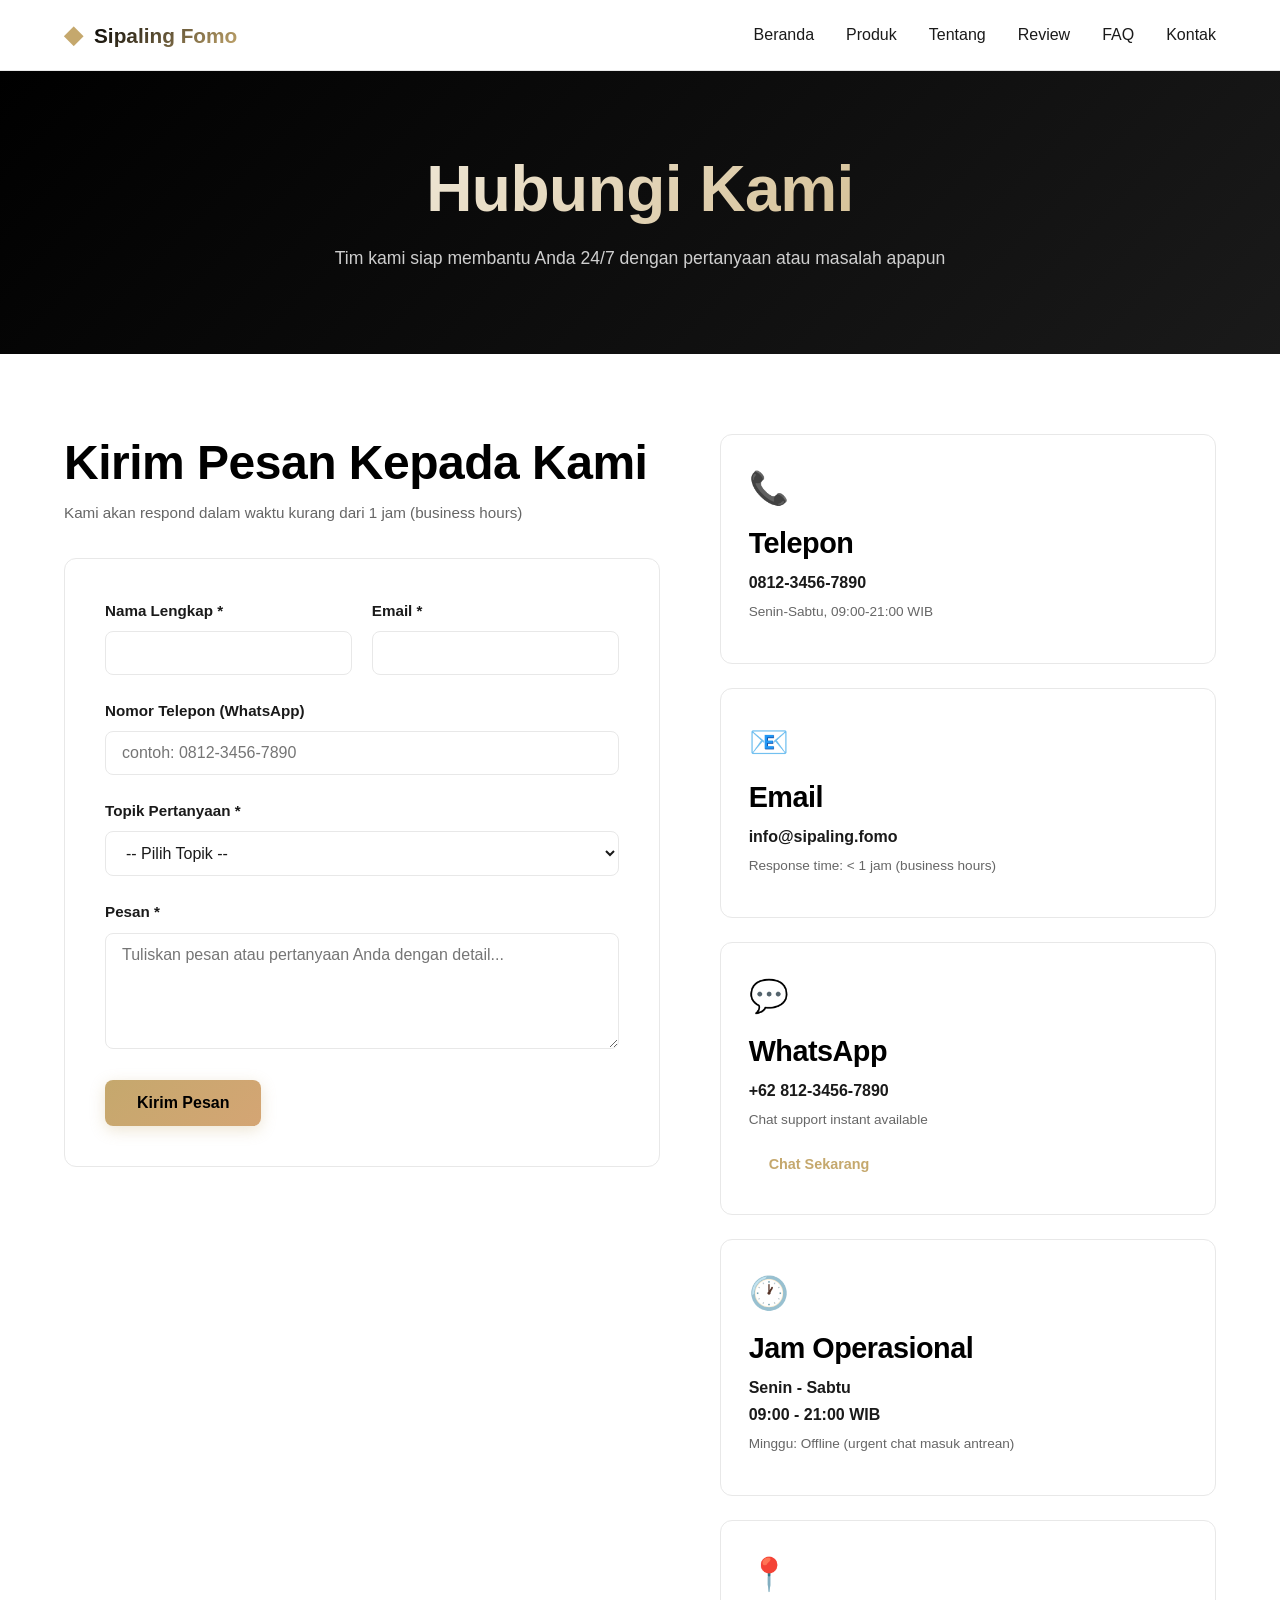
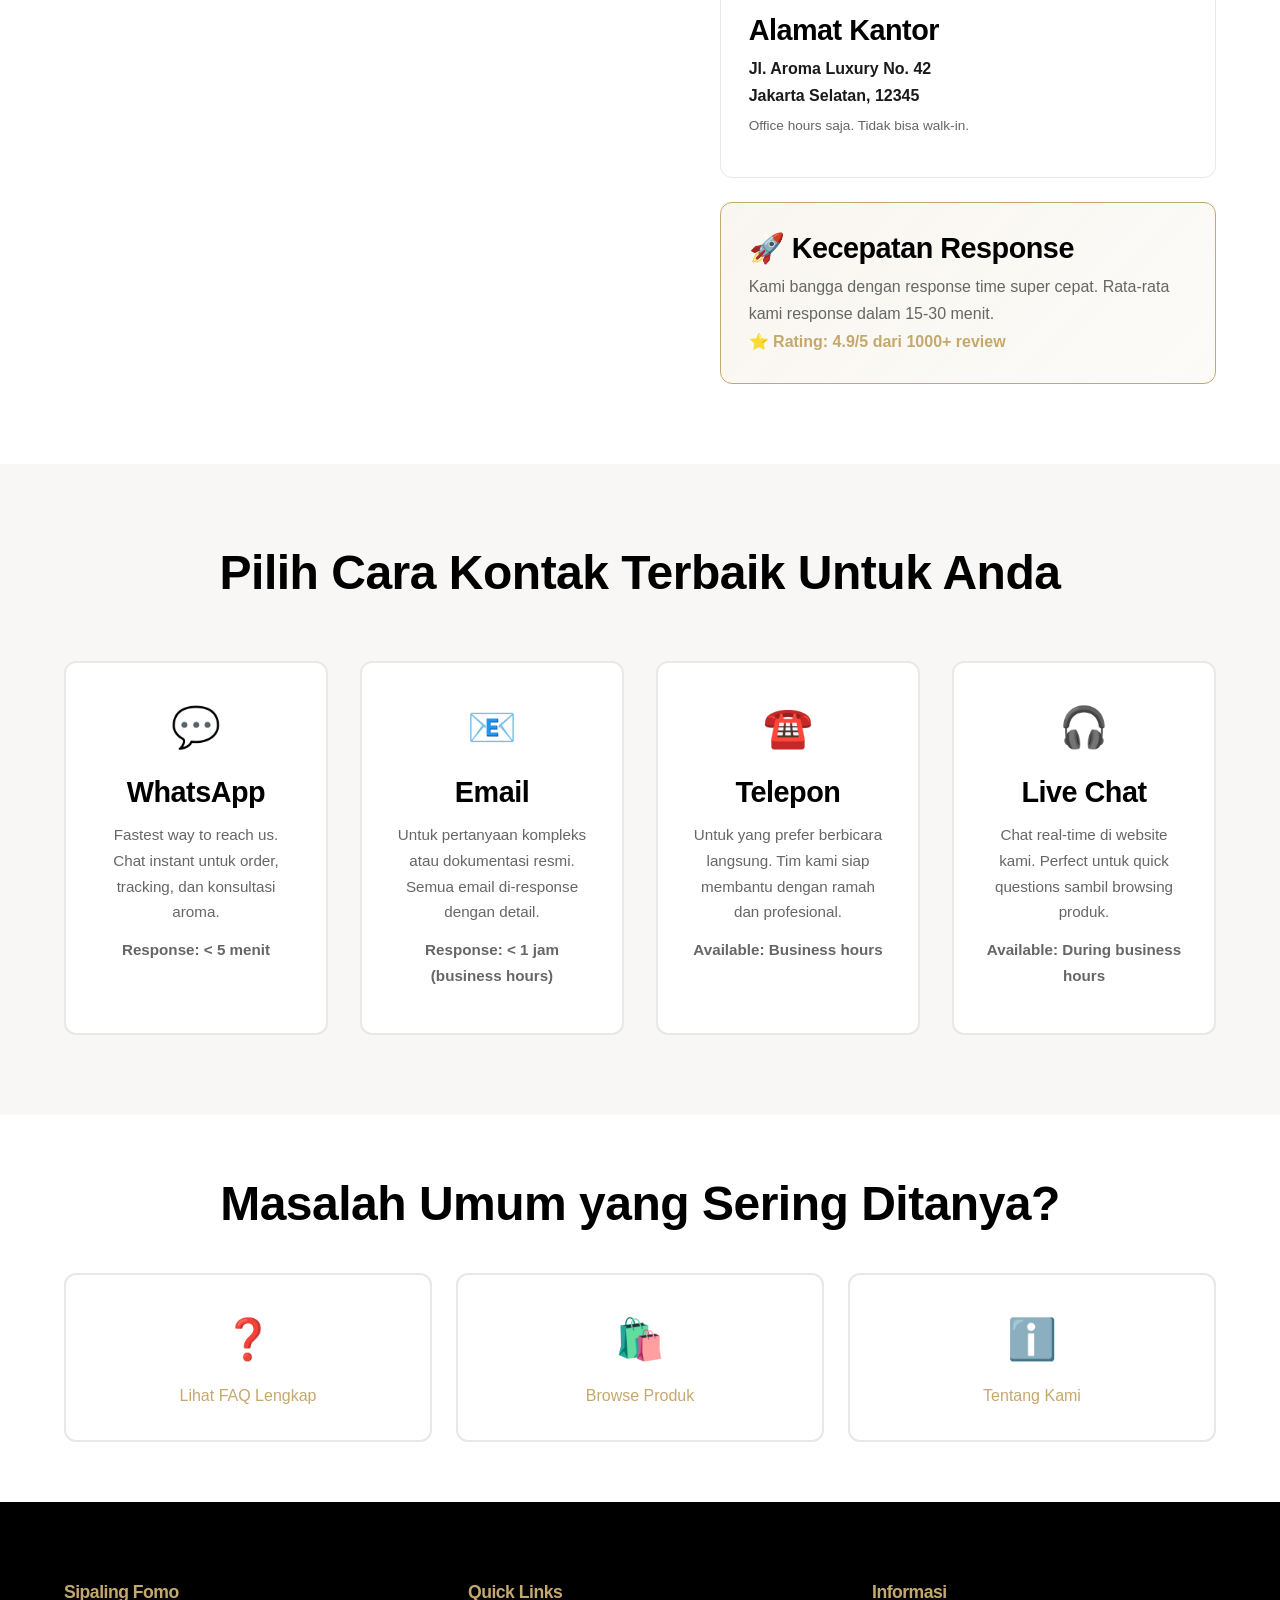
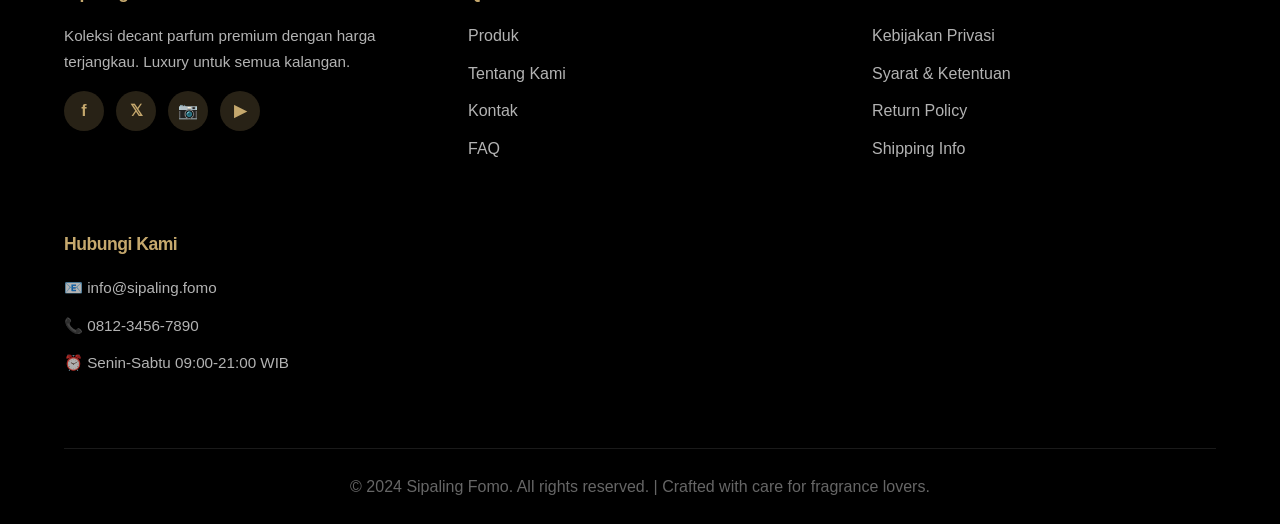
<file: contact.html>
<!DOCTYPE html>
<html lang="id">
<head>
    <meta charset="UTF-8">
    <meta name="viewport" content="width=device-width, initial-scale=1.0">
    <meta name="description" content="Hubungi Sipaling Fomo - Customer service 24/7, chat support, dan informasi lengkap untuk membantu Anda.">
    <meta name="keywords" content="kontak sipaling fomo, customer service, hubungi kami">
    <title>Hubungi Kami - Sipaling Fomo Decant Parfum</title>
    <link rel="stylesheet" href="style.css">
</head>
<body>
    <!-- Navigation Bar -->
    <nav class="navbar" id="navbar">
        <div class="nav-container">
            <div class="logo">
                <span class="logo-icon">◆</span>
                <span class="logo-text">Sipaling Fomo</span>
            </div>
            <button class="hamburger" id="hamburger">
                <span></span>
                <span></span>
                <span></span>
            </button>
            <ul class="nav-menu" id="navMenu">
                <li><a href="index.html" class="nav-link">Beranda</a></li>
                <li><a href="index.html#products" class="nav-link">Produk</a></li>
                <li><a href="index.html#about" class="nav-link">Tentang</a></li>
                <li><a href="index.html#testimonials" class="nav-link">Review</a></li>
                <li><a href="index.html#faq" class="nav-link">FAQ</a></li>
                <li><a href="contact.html" class="nav-link active">Kontak</a></li>
            </ul>
        </div>
    </nav>

    <!-- Page Header -->
    <section class="page-header">
        <div class="container">
            <h1>Hubungi Kami</h1>
            <p>Tim kami siap membantu Anda 24/7 dengan pertanyaan atau masalah apapun</p>
        </div>
    </section>

    <!-- Contact Section -->
    <section class="contact-section">
        <div class="container">
            <div class="contact-grid">
                <!-- Contact Form -->
                <div class="contact-form-wrapper">
                    <h2>Kirim Pesan Kepada Kami</h2>
                    <p class="form-subtitle">Kami akan respond dalam waktu kurang dari 1 jam (business hours)</p>
                    <form class="contact-form" onsubmit="handleContactForm(event)">
                        <div class="form-row">
                            <div class="form-group">
                                <label for="name">Nama Lengkap *</label>
                                <input type="text" id="name" name="name" required>
                            </div>
                            <div class="form-group">
                                <label for="email">Email *</label>
                                <input type="email" id="email" name="email" required>
                            </div>
                        </div>

                        <div class="form-group">
                            <label for="phone">Nomor Telepon (WhatsApp)</label>
                            <input type="tel" id="phone" name="phone" placeholder="contoh: 0812-3456-7890">
                        </div>

                        <div class="form-group">
                            <label for="subject">Topik Pertanyaan *</label>
                            <select id="subject" name="subject" required>
                                <option value="">-- Pilih Topik --</option>
                                <option value="product">Pertanyaan Produk</option>
                                <option value="order">Status Pesanan</option>
                                <option value="refund">Refund/Return</option>
                                <option value="recommendation">Rekomendasi Aroma</option>
                                <option value="partnership">Partnership</option>
                                <option value="other">Lainnya</option>
                            </select>
                        </div>

                        <div class="form-group">
                            <label for="message">Pesan *</label>
                            <textarea id="message" name="message" rows="5" placeholder="Tuliskan pesan atau pertanyaan Anda dengan detail..." required></textarea>
                        </div>

                        <button type="submit" class="btn btn-primary">Kirim Pesan</button>
                    </form>
                </div>

                <!-- Contact Info -->
                <aside class="contact-info">
                    <div class="info-card">
                        <div class="info-icon">📞</div>
                        <h3>Telepon</h3>
                        <p class="info-content">0812-3456-7890</p>
                        <p class="info-subtitle">Senin-Sabtu, 09:00-21:00 WIB</p>
                    </div>

                    <div class="info-card">
                        <div class="info-icon">📧</div>
                        <h3>Email</h3>
                        <p class="info-content">info@sipaling.fomo</p>
                        <p class="info-subtitle">Response time: < 1 jam (business hours)</p>
                    </div>

                    <div class="info-card">
                        <div class="info-icon">💬</div>
                        <h3>WhatsApp</h3>
                        <p class="info-content">+62 812-3456-7890</p>
                        <p class="info-subtitle">Chat support instant available</p>
                        <a href="https://wa.me/628123456789" class="btn btn-small">Chat Sekarang</a>
                    </div>

                    <div class="info-card">
                        <div class="info-icon">🕐</div>
                        <h3>Jam Operasional</h3>
                        <p class="info-content">
                            Senin - Sabtu<br>
                            09:00 - 21:00 WIB
                        </p>
                        <p class="info-subtitle">Minggu: Offline (urgent chat masuk antrean)</p>
                    </div>

                    <div class="info-card">
                        <div class="info-icon">📍</div>
                        <h3>Alamat Kantor</h3>
                        <p class="info-content">
                            Jl. Aroma Luxury No. 42<br>
                            Jakarta Selatan, 12345
                        </p>
                        <p class="info-subtitle">Office hours saja. Tidak bisa walk-in.</p>
                    </div>

                    <div class="info-card highlight">
                        <h3>🚀 Kecepatan Response</h3>
                        <p>Kami bangga dengan response time super cepat. Rata-rata kami response dalam 15-30 menit.</p>
                        <p class="rating">⭐ Rating: 4.9/5 dari 1000+ review</p>
                    </div>
                </aside>
            </div>
        </div>
    </section>

    <!-- Contact Methods Section -->
    <section class="contact-methods">
        <div class="container">
            <h2 class="section-title">Pilih Cara Kontak Terbaik Untuk Anda</h2>
            <div class="methods-grid">
                <div class="method-card">
                    <div class="method-icon">💬</div>
                    <h3>WhatsApp</h3>
                    <p>Fastest way to reach us. Chat instant untuk order, tracking, dan konsultasi aroma.</p>
                    <p class="method-time">Response: < 5 menit</p>
                </div>
                <div class="method-card">
                    <div class="method-icon">📧</div>
                    <h3>Email</h3>
                    <p>Untuk pertanyaan kompleks atau dokumentasi resmi. Semua email di-response dengan detail.</p>
                    <p class="method-time">Response: < 1 jam (business hours)</p>
                </div>
                <div class="method-card">
                    <div class="method-icon">☎️</div>
                    <h3>Telepon</h3>
                    <p>Untuk yang prefer berbicara langsung. Tim kami siap membantu dengan ramah dan profesional.</p>
                    <p class="method-time">Available: Business hours</p>
                </div>
                <div class="method-card">
                    <div class="method-icon">🎧</div>
                    <h3>Live Chat</h3>
                    <p>Chat real-time di website kami. Perfect untuk quick questions sambil browsing produk.</p>
                    <p class="method-time">Available: During business hours</p>
                </div>
            </div>
        </div>
    </section>

    <!-- FAQ Quick Links -->
    <section class="faq-quick">
        <div class="container">
            <h2>Masalah Umum yang Sering Ditanya?</h2>
            <div class="faq-links-grid">
                <a href="index.html#faq" class="faq-link-card">
                    <span class="faq-icon">❓</span>
                    <span>Lihat FAQ Lengkap</span>
                </a>
                <a href="index.html#products" class="faq-link-card">
                    <span class="faq-icon">🛍️</span>
                    <span>Browse Produk</span>
                </a>
                <a href="index.html#about" class="faq-link-card">
                    <span class="faq-icon">ℹ️</span>
                    <span>Tentang Kami</span>
                </a>
            </div>
        </div>
    </section>

    <!-- Footer -->
    <footer class="footer">
        <div class="container">
            <div class="footer-grid">
                <div class="footer-section">
                    <h4>Sipaling Fomo</h4>
                    <p>Koleksi decant parfum premium dengan harga terjangkau. Luxury untuk semua kalangan.</p>
                    <div class="social-links">
                        <a href="#" class="social-icon">f</a>
                        <a href="#" class="social-icon">𝕏</a>
                        <a href="#" class="social-icon">📷</a>
                        <a href="#" class="social-icon">▶</a>
                    </div>
                </div>
                <div class="footer-section">
                    <h4>Quick Links</h4>
                    <ul class="footer-links">
                        <li><a href="index.html#products">Produk</a></li>
                        <li><a href="index.html#about">Tentang Kami</a></li>
                        <li><a href="contact.html">Kontak</a></li>
                        <li><a href="index.html#faq">FAQ</a></li>
                    </ul>
                </div>
                <div class="footer-section">
                    <h4>Informasi</h4>
                    <ul class="footer-links">
                        <li><a href="#">Kebijakan Privasi</a></li>
                        <li><a href="#">Syarat & Ketentuan</a></li>
                        <li><a href="#">Return Policy</a></li>
                        <li><a href="#">Shipping Info</a></li>
                    </ul>
                </div>
                <div class="footer-section">
                    <h4>Hubungi Kami</h4>
                    <p>📧 info@sipaling.fomo</p>
                    <p>📞 0812-3456-7890</p>
                    <p>⏰ Senin-Sabtu 09:00-21:00 WIB</p>
                </div>
            </div>
            <div class="footer-bottom">
                <p>&copy; 2024 Sipaling Fomo. All rights reserved. | Crafted with care for fragrance lovers.</p>
            </div>
        </div>
    </footer>

    <script src="script.js"></script>
</body>
</html>
</file>
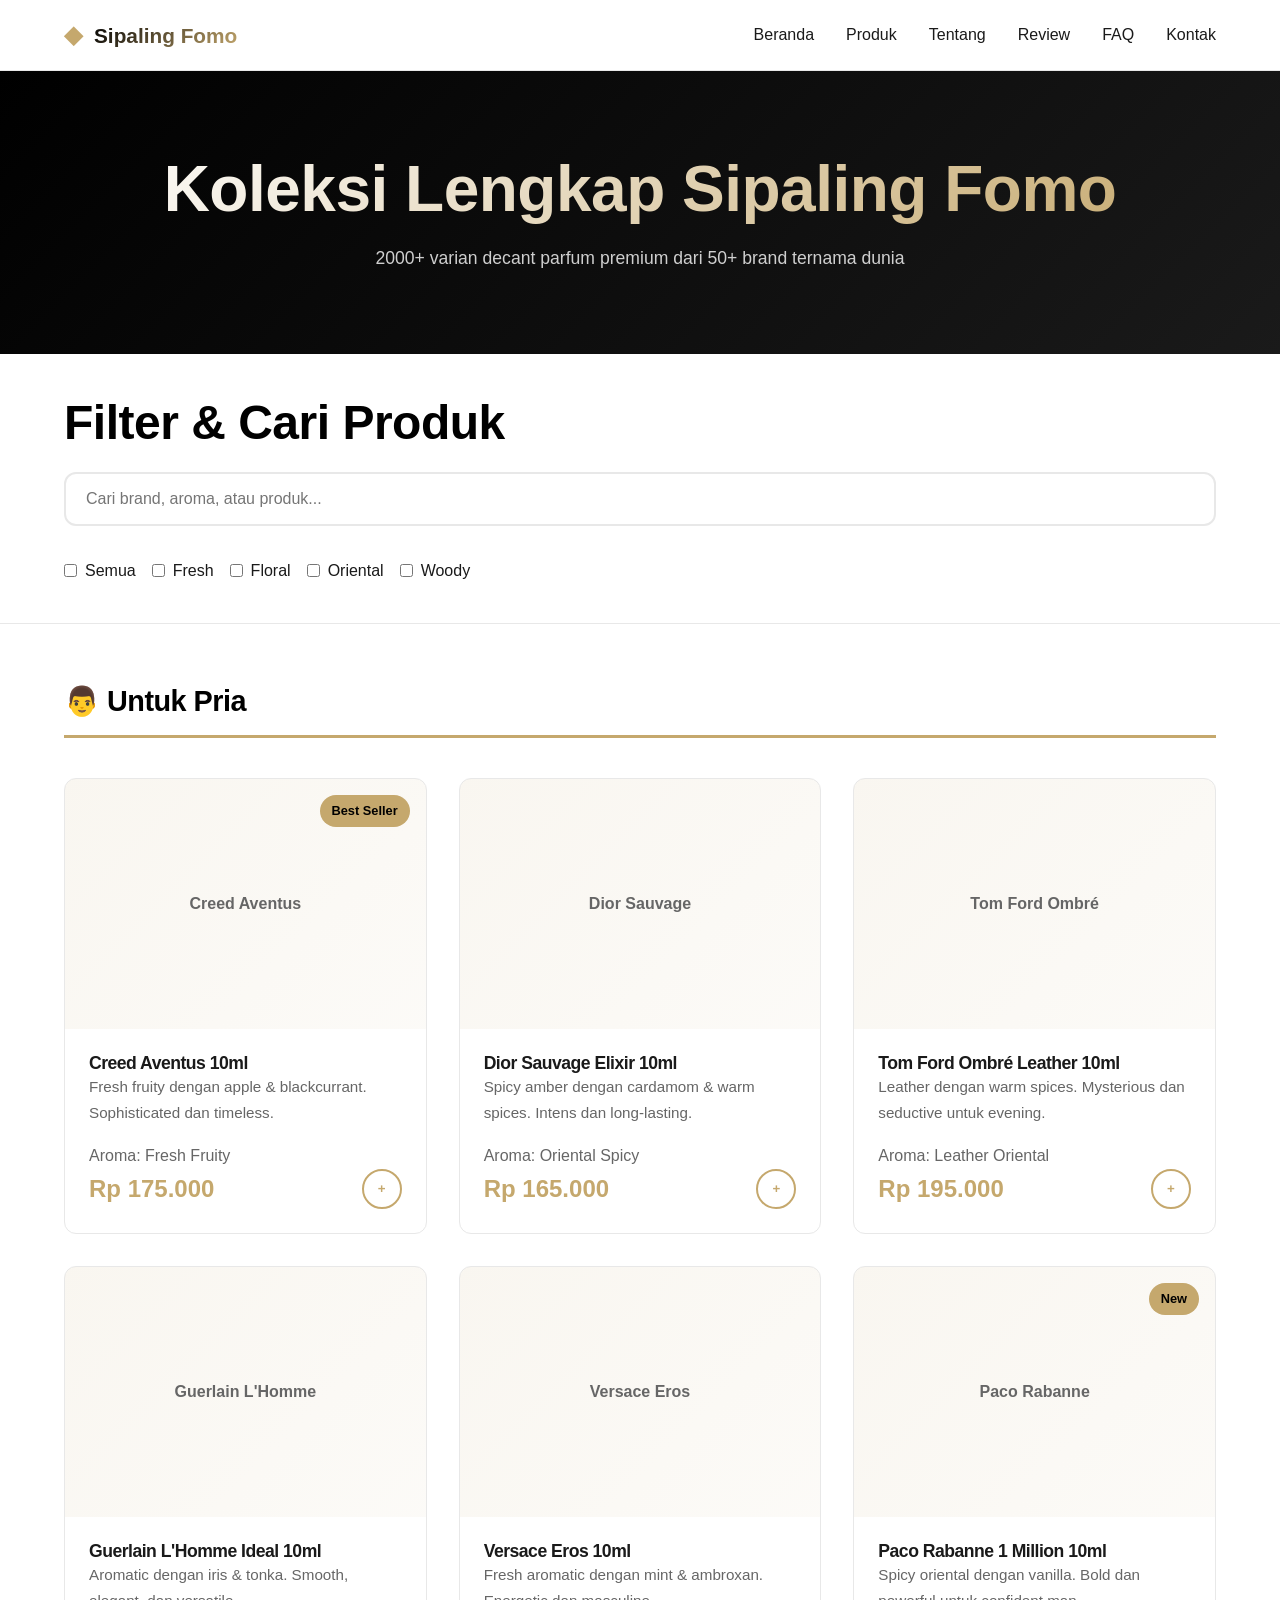
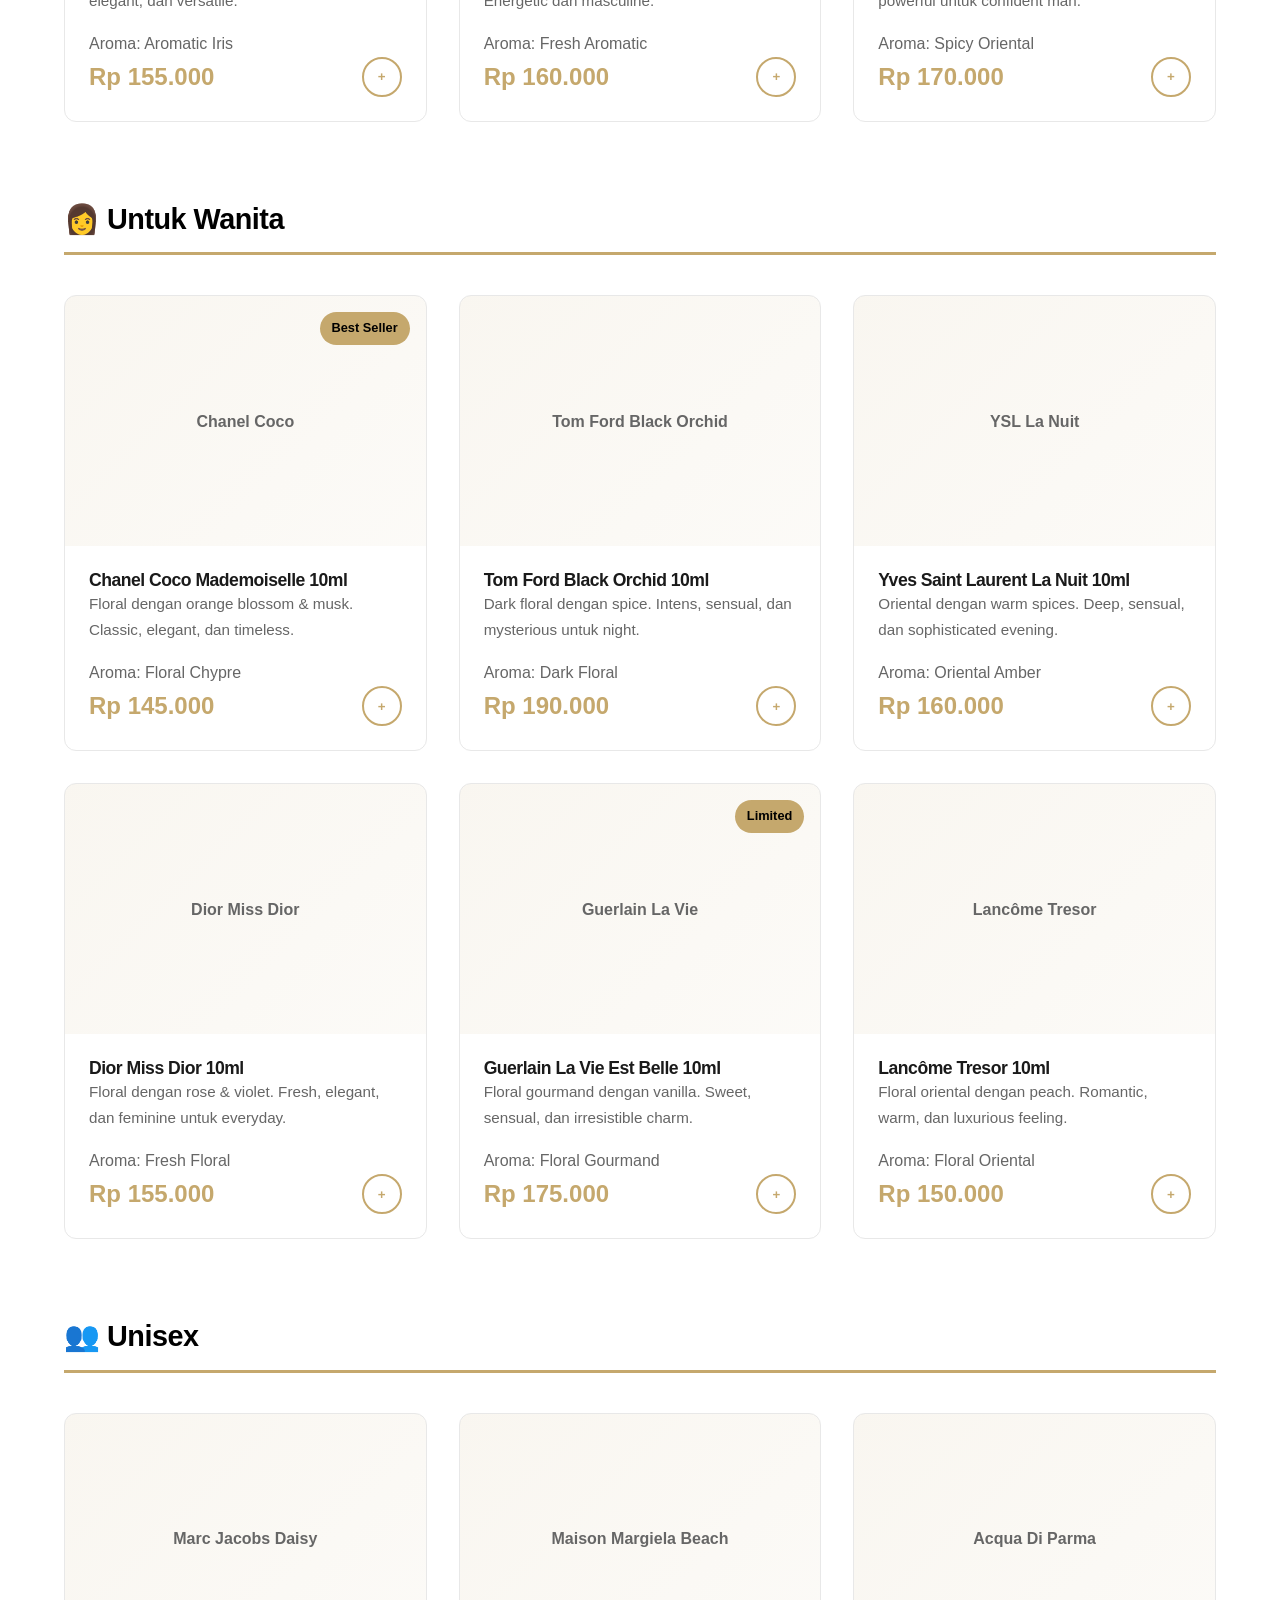
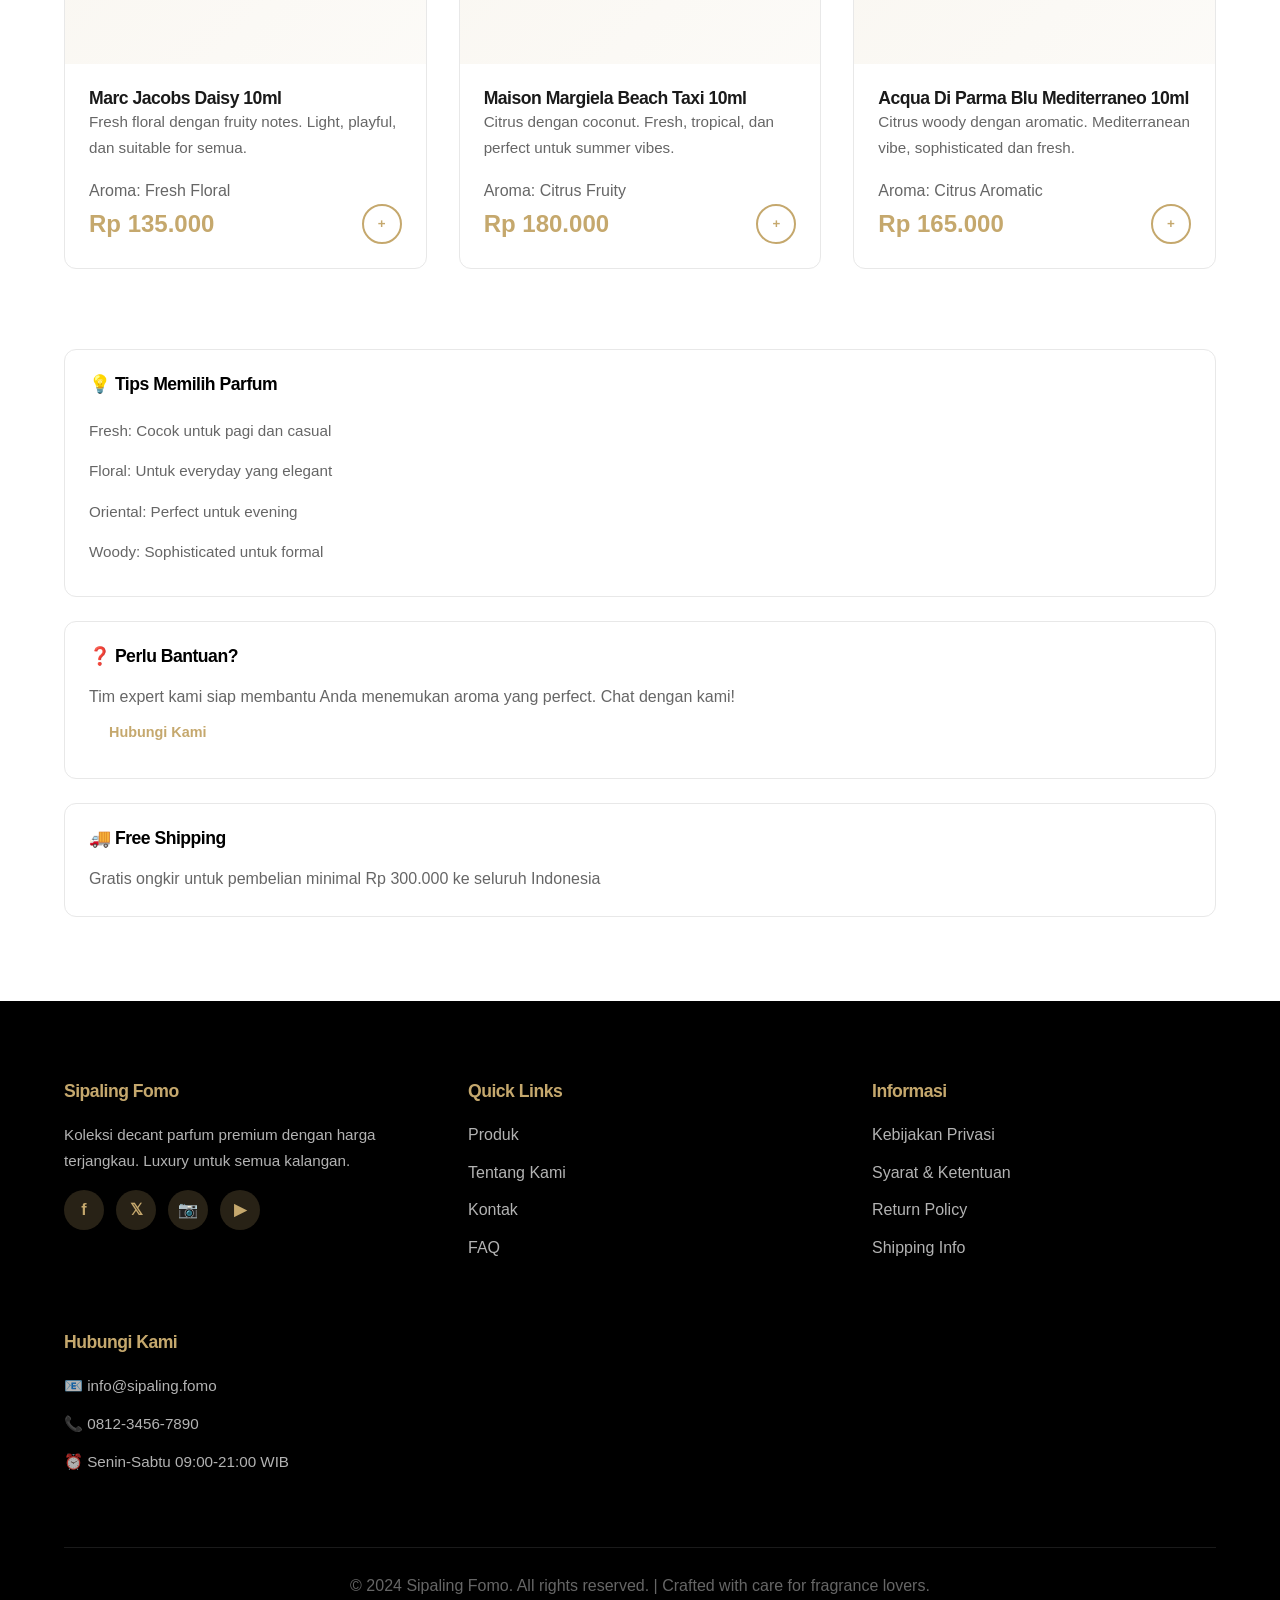
<file: products.html>
<!DOCTYPE html>
<html lang="id">
<head>
    <meta charset="UTF-8">
    <meta name="viewport" content="width=device-width, initial-scale=1.0">
    <meta name="description" content="Koleksi lengkap decant parfum premium Sipaling Fomo. Ribuan varian dari brand ternama dunia dengan harga terjangkau.">
    <meta name="keywords" content="decant parfum katalog, harga parfum, koleksi lengkap, fragrance premium">
    <title>Katalog Produk - Sipaling Fomo Decant Parfum</title>
    <link rel="stylesheet" href="style.css">
</head>
<body>
    <!-- Navigation Bar -->
    <nav class="navbar" id="navbar">
        <div class="nav-container">
            <div class="logo">
                <span class="logo-icon">◆</span>
                <span class="logo-text">Sipaling Fomo</span>
            </div>
            <button class="hamburger" id="hamburger">
                <span></span>
                <span></span>
                <span></span>
            </button>
            <ul class="nav-menu" id="navMenu">
                <li><a href="index.html" class="nav-link">Beranda</a></li>
                <li><a href="index.html#products" class="nav-link active">Produk</a></li>
                <li><a href="index.html#about" class="nav-link">Tentang</a></li>
                <li><a href="index.html#testimonials" class="nav-link">Review</a></li>
                <li><a href="index.html#faq" class="nav-link">FAQ</a></li>
                <li><a href="contact.html" class="nav-link">Kontak</a></li>
            </ul>
        </div>
    </nav>

    <!-- Page Header -->
    <section class="page-header">
        <div class="container">
            <h1>Koleksi Lengkap Sipaling Fomo</h1>
            <p>2000+ varian decant parfum premium dari 50+ brand ternama dunia</p>
        </div>
    </section>

    <!-- Filter Section -->
    <section class="products-filter">
        <div class="container">
            <div class="filter-header">
                <h2>Filter & Cari Produk</h2>
                <input type="text" class="search-box" placeholder="Cari brand, aroma, atau produk...">
            </div>
            <div class="filter-options">
                <div class="filter-group">
                    <label>
                        <input type="checkbox"> Semua
                    </label>
                    <label>
                        <input type="checkbox"> Fresh
                    </label>
                    <label>
                        <input type="checkbox"> Floral
                    </label>
                    <label>
                        <input type="checkbox"> Oriental
                    </label>
                    <label>
                        <input type="checkbox"> Woody
                    </label>
                </div>
            </div>
        </div>
    </section>

    <!-- Products Grid -->
    <section class="products-catalog">
        <div class="container">
            <div class="products-list">
                <!-- Men's Collection -->
                <div class="category-section">
                    <h3 class="category-title">👨 Untuk Pria</h3>
                    <div class="product-grid">
                        <div class="product-card">
                            <div class="product-badge">Best Seller</div>
                            <div class="product-image">
                                <div class="product-visual">Creed Aventus</div>
                            </div>
                            <div class="product-info">
                                <h4>Creed Aventus 10ml</h4>
                                <p class="product-desc">Fresh fruity dengan apple & blackcurrant. Sophisticated dan timeless.</p>
                                <p class="aroma-type">Aroma: Fresh Fruity</p>
                                <div class="product-footer">
                                    <span class="price">Rp 175.000</span>
                                    <button class="btn-icon">+</button>
                                </div>
                            </div>
                        </div>

                        <div class="product-card">
                            <div class="product-image">
                                <div class="product-visual">Dior Sauvage</div>
                            </div>
                            <div class="product-info">
                                <h4>Dior Sauvage Elixir 10ml</h4>
                                <p class="product-desc">Spicy amber dengan cardamom & warm spices. Intens dan long-lasting.</p>
                                <p class="aroma-type">Aroma: Oriental Spicy</p>
                                <div class="product-footer">
                                    <span class="price">Rp 165.000</span>
                                    <button class="btn-icon">+</button>
                                </div>
                            </div>
                        </div>

                        <div class="product-card">
                            <div class="product-image">
                                <div class="product-visual">Tom Ford Ombré</div>
                            </div>
                            <div class="product-info">
                                <h4>Tom Ford Ombré Leather 10ml</h4>
                                <p class="product-desc">Leather dengan warm spices. Mysterious dan seductive untuk evening.</p>
                                <p class="aroma-type">Aroma: Leather Oriental</p>
                                <div class="product-footer">
                                    <span class="price">Rp 195.000</span>
                                    <button class="btn-icon">+</button>
                                </div>
                            </div>
                        </div>

                        <div class="product-card">
                            <div class="product-image">
                                <div class="product-visual">Guerlain L'Homme</div>
                            </div>
                            <div class="product-info">
                                <h4>Guerlain L'Homme Ideal 10ml</h4>
                                <p class="product-desc">Aromatic dengan iris & tonka. Smooth, elegant, dan versatile.</p>
                                <p class="aroma-type">Aroma: Aromatic Iris</p>
                                <div class="product-footer">
                                    <span class="price">Rp 155.000</span>
                                    <button class="btn-icon">+</button>
                                </div>
                            </div>
                        </div>

                        <div class="product-card">
                            <div class="product-image">
                                <div class="product-visual">Versace Eros</div>
                            </div>
                            <div class="product-info">
                                <h4>Versace Eros 10ml</h4>
                                <p class="product-desc">Fresh aromatic dengan mint & ambroxan. Energetic dan masculine.</p>
                                <p class="aroma-type">Aroma: Fresh Aromatic</p>
                                <div class="product-footer">
                                    <span class="price">Rp 160.000</span>
                                    <button class="btn-icon">+</button>
                                </div>
                            </div>
                        </div>

                        <div class="product-card">
                            <div class="product-badge">New</div>
                            <div class="product-image">
                                <div class="product-visual">Paco Rabanne</div>
                            </div>
                            <div class="product-info">
                                <h4>Paco Rabanne 1 Million 10ml</h4>
                                <p class="product-desc">Spicy oriental dengan vanilla. Bold dan powerful untuk confident man.</p>
                                <p class="aroma-type">Aroma: Spicy Oriental</p>
                                <div class="product-footer">
                                    <span class="price">Rp 170.000</span>
                                    <button class="btn-icon">+</button>
                                </div>
                            </div>
                        </div>
                    </div>
                </div>

                <!-- Women's Collection -->
                <div class="category-section">
                    <h3 class="category-title">👩 Untuk Wanita</h3>
                    <div class="product-grid">
                        <div class="product-card">
                            <div class="product-badge">Best Seller</div>
                            <div class="product-image">
                                <div class="product-visual">Chanel Coco</div>
                            </div>
                            <div class="product-info">
                                <h4>Chanel Coco Mademoiselle 10ml</h4>
                                <p class="product-desc">Floral dengan orange blossom & musk. Classic, elegant, dan timeless.</p>
                                <p class="aroma-type">Aroma: Floral Chypre</p>
                                <div class="product-footer">
                                    <span class="price">Rp 145.000</span>
                                    <button class="btn-icon">+</button>
                                </div>
                            </div>
                        </div>

                        <div class="product-card">
                            <div class="product-image">
                                <div class="product-visual">Tom Ford Black Orchid</div>
                            </div>
                            <div class="product-info">
                                <h4>Tom Ford Black Orchid 10ml</h4>
                                <p class="product-desc">Dark floral dengan spice. Intens, sensual, dan mysterious untuk night.</p>
                                <p class="aroma-type">Aroma: Dark Floral</p>
                                <div class="product-footer">
                                    <span class="price">Rp 190.000</span>
                                    <button class="btn-icon">+</button>
                                </div>
                            </div>
                        </div>

                        <div class="product-card">
                            <div class="product-image">
                                <div class="product-visual">YSL La Nuit</div>
                            </div>
                            <div class="product-info">
                                <h4>Yves Saint Laurent La Nuit 10ml</h4>
                                <p class="product-desc">Oriental dengan warm spices. Deep, sensual, dan sophisticated evening.</p>
                                <p class="aroma-type">Aroma: Oriental Amber</p>
                                <div class="product-footer">
                                    <span class="price">Rp 160.000</span>
                                    <button class="btn-icon">+</button>
                                </div>
                            </div>
                        </div>

                        <div class="product-card">
                            <div class="product-image">
                                <div class="product-visual">Dior Miss Dior</div>
                            </div>
                            <div class="product-info">
                                <h4>Dior Miss Dior 10ml</h4>
                                <p class="product-desc">Floral dengan rose & violet. Fresh, elegant, dan feminine untuk everyday.</p>
                                <p class="aroma-type">Aroma: Fresh Floral</p>
                                <div class="product-footer">
                                    <span class="price">Rp 155.000</span>
                                    <button class="btn-icon">+</button>
                                </div>
                            </div>
                        </div>

                        <div class="product-card">
                            <div class="product-badge">Limited</div>
                            <div class="product-image">
                                <div class="product-visual">Guerlain La Vie</div>
                            </div>
                            <div class="product-info">
                                <h4>Guerlain La Vie Est Belle 10ml</h4>
                                <p class="product-desc">Floral gourmand dengan vanilla. Sweet, sensual, dan irresistible charm.</p>
                                <p class="aroma-type">Aroma: Floral Gourmand</p>
                                <div class="product-footer">
                                    <span class="price">Rp 175.000</span>
                                    <button class="btn-icon">+</button>
                                </div>
                            </div>
                        </div>

                        <div class="product-card">
                            <div class="product-image">
                                <div class="product-visual">Lancôme Tresor</div>
                            </div>
                            <div class="product-info">
                                <h4>Lancôme Tresor 10ml</h4>
                                <p class="product-desc">Floral oriental dengan peach. Romantic, warm, dan luxurious feeling.</p>
                                <p class="aroma-type">Aroma: Floral Oriental</p>
                                <div class="product-footer">
                                    <span class="price">Rp 150.000</span>
                                    <button class="btn-icon">+</button>
                                </div>
                            </div>
                        </div>
                    </div>
                </div>

                <!-- Unisex Collection -->
                <div class="category-section">
                    <h3 class="category-title">👥 Unisex</h3>
                    <div class="product-grid">
                        <div class="product-card">
                            <div class="product-image">
                                <div class="product-visual">Marc Jacobs Daisy</div>
                            </div>
                            <div class="product-info">
                                <h4>Marc Jacobs Daisy 10ml</h4>
                                <p class="product-desc">Fresh floral dengan fruity notes. Light, playful, dan suitable for semua.</p>
                                <p class="aroma-type">Aroma: Fresh Floral</p>
                                <div class="product-footer">
                                    <span class="price">Rp 135.000</span>
                                    <button class="btn-icon">+</button>
                                </div>
                            </div>
                        </div>

                        <div class="product-card">
                            <div class="product-image">
                                <div class="product-visual">Maison Margiela Beach</div>
                            </div>
                            <div class="product-info">
                                <h4>Maison Margiela Beach Taxi 10ml</h4>
                                <p class="product-desc">Citrus dengan coconut. Fresh, tropical, dan perfect untuk summer vibes.</p>
                                <p class="aroma-type">Aroma: Citrus Fruity</p>
                                <div class="product-footer">
                                    <span class="price">Rp 180.000</span>
                                    <button class="btn-icon">+</button>
                                </div>
                            </div>
                        </div>

                        <div class="product-card">
                            <div class="product-image">
                                <div class="product-visual">Acqua Di Parma</div>
                            </div>
                            <div class="product-info">
                                <h4>Acqua Di Parma Blu Mediterraneo 10ml</h4>
                                <p class="product-desc">Citrus woody dengan aromatic. Mediterranean vibe, sophisticated dan fresh.</p>
                                <p class="aroma-type">Aroma: Citrus Aromatic</p>
                                <div class="product-footer">
                                    <span class="price">Rp 165.000</span>
                                    <button class="btn-icon">+</button>
                                </div>
                            </div>
                        </div>
                    </div>
                </div>
            </div>

            <!-- Sidebar Info -->
            <aside class="sidebar">
                <div class="sidebar-card">
                    <h4>💡 Tips Memilih Parfum</h4>
                    <ul>
                        <li>Fresh: Cocok untuk pagi dan casual</li>
                        <li>Floral: Untuk everyday yang elegant</li>
                        <li>Oriental: Perfect untuk evening</li>
                        <li>Woody: Sophisticated untuk formal</li>
                    </ul>
                </div>

                <div class="sidebar-card">
                    <h4>❓ Perlu Bantuan?</h4>
                    <p>Tim expert kami siap membantu Anda menemukan aroma yang perfect. Chat dengan kami!</p>
                    <a href="contact.html" class="btn btn-small">Hubungi Kami</a>
                </div>

                <div class="sidebar-card">
                    <h4>🚚 Free Shipping</h4>
                    <p>Gratis ongkir untuk pembelian minimal Rp 300.000 ke seluruh Indonesia</p>
                </div>
            </aside>
        </div>
    </section>

    <!-- Footer -->
    <footer class="footer">
        <div class="container">
            <div class="footer-grid">
                <div class="footer-section">
                    <h4>Sipaling Fomo</h4>
                    <p>Koleksi decant parfum premium dengan harga terjangkau. Luxury untuk semua kalangan.</p>
                    <div class="social-links">
                        <a href="#" class="social-icon">f</a>
                        <a href="#" class="social-icon">𝕏</a>
                        <a href="#" class="social-icon">📷</a>
                        <a href="#" class="social-icon">▶</a>
                    </div>
                </div>
                <div class="footer-section">
                    <h4>Quick Links</h4>
                    <ul class="footer-links">
                        <li><a href="index.html#products">Produk</a></li>
                        <li><a href="index.html#about">Tentang Kami</a></li>
                        <li><a href="contact.html">Kontak</a></li>
                        <li><a href="index.html#faq">FAQ</a></li>
                    </ul>
                </div>
                <div class="footer-section">
                    <h4>Informasi</h4>
                    <ul class="footer-links">
                        <li><a href="#">Kebijakan Privasi</a></li>
                        <li><a href="#">Syarat & Ketentuan</a></li>
                        <li><a href="#">Return Policy</a></li>
                        <li><a href="#">Shipping Info</a></li>
                    </ul>
                </div>
                <div class="footer-section">
                    <h4>Hubungi Kami</h4>
                    <p>📧 info@sipaling.fomo</p>
                    <p>📞 0812-3456-7890</p>
                    <p>⏰ Senin-Sabtu 09:00-21:00 WIB</p>
                </div>
            </div>
            <div class="footer-bottom">
                <p>&copy; 2024 Sipaling Fomo. All rights reserved. | Crafted with care for fragrance lovers.</p>
            </div>
        </div>
    </footer>

    <script src="script.js"></script>
</body>
</html>
</file>
<file: style.css>
/* ============================================================================
   SIPALING FOMO - PREMIUM DECANT PARFUM WEBSITE
   Color Palette: #C5A86D (Gold), #000000 (Black), #FFFFFF (White)
   Aesthetic: Dark Minimalist, Clean, Warm
   ============================================================================ */

/* ============================================================================
   RESET & BASE STYLES
   ============================================================================ */
* {
    margin: 0;
    padding: 0;
    box-sizing: border-box;
}

:root {
    --primary: #C5A86D;
    --dark: #000000;
    --light: #FFFFFF;
    --bg-dark: #0a0a0a;
    --bg-light: #f8f7f5;
    --text-dark: #1a1a1a;
    --text-light: #666666;
    --border: #e8e8e8;
    --accent: #d4a574;
    
    --transition: all 0.3s cubic-bezier(0.25, 0.46, 0.45, 0.94);
    --transition-fast: all 0.15s ease;
    --transition-slow: all 0.5s cubic-bezier(0.25, 0.46, 0.45, 0.94);
}

html {
    scroll-behavior: smooth;
}

body {
    font-family: -apple-system, BlinkMacSystemFont, 'Segoe UI', 'Helvetica Neue', sans-serif;
    background-color: var(--bg-light);
    color: var(--text-dark);
    line-height: 1.6;
    font-size: 16px;
    overflow-x: hidden;
}

.container {
    max-width: 1200px;
    margin: 0 auto;
    padding: 0 24px;
}

/* ============================================================================
   TYPOGRAPHY & HIERARCHY
   ============================================================================ */
h1, h2, h3, h4, h5, h6 {
    font-weight: 700;
    line-height: 1.2;
    letter-spacing: -0.5px;
}

h1 {
    font-size: clamp(2rem, 8vw, 4rem);
}

h2 {
    font-size: clamp(1.5rem, 5vw, 3rem);
}

h3 {
    font-size: clamp(1.2rem, 3vw, 1.8rem);
}

h4 {
    font-size: 1.1rem;
}

p {
    font-size: 1rem;
    color: var(--text-light);
    line-height: 1.7;
}

a {
    color: var(--primary);
    text-decoration: none;
    transition: var(--transition);
}

/* ============================================================================
   BUTTONS
   ============================================================================ */
.btn {
    display: inline-flex;
    align-items: center;
    justify-content: center;
    padding: 14px 32px;
    border: none;
    border-radius: 8px;
    font-weight: 600;
    cursor: pointer;
    font-size: 1rem;
    transition: var(--transition);
    text-decoration: none;
    white-space: nowrap;
    gap: 8px;
}

.btn-primary {
    background: linear-gradient(135deg, var(--primary) 0%, var(--accent) 100%);
    color: var(--dark);
    box-shadow: 0 4px 15px rgba(197, 168, 109, 0.3);
}

.btn-primary:hover {
    transform: translateY(-2px);
    box-shadow: 0 8px 25px rgba(197, 168, 109, 0.4);
}

.btn-primary:active {
    transform: translateY(0);
}

.btn-secondary {
    background: transparent;
    color: var(--primary);
    border: 2px solid var(--primary);
}

.btn-secondary:hover {
    background: var(--primary);
    color: var(--dark);
    transform: translateY(-2px);
}

.btn-small {
    padding: 10px 20px;
    font-size: 0.9rem;
}

.btn-icon {
    width: 40px;
    height: 40px;
    padding: 0;
    border: 2px solid var(--primary);
    border-radius: 50%;
    font-weight: bold;
    display: flex;
    align-items: center;
    justify-content: center;
    transition: var(--transition);
    background: transparent;
    color: var(--primary);
}

.btn-icon:hover {
    background: var(--primary);
    color: var(--dark);
    transform: scale(1.1);
}

/* ============================================================================
   NAVIGATION BAR
   ============================================================================ */
.navbar {
    position: sticky;
    top: 0;
    z-index: 1000;
    background: var(--light);
    border-bottom: 1px solid var(--border);
    backdrop-filter: blur(10px);
    background-color: rgba(255, 255, 255, 0.95);
    transition: var(--transition);
}

.navbar.scrolled {
    box-shadow: 0 4px 20px rgba(0, 0, 0, 0.1);
}

.nav-container {
    max-width: 1200px;
    margin: 0 auto;
    padding: 16px 24px;
    display: flex;
    justify-content: space-between;
    align-items: center;
}

.logo {
    display: flex;
    align-items: center;
    gap: 12px;
    font-weight: 800;
    font-size: 1.3rem;
    color: var(--dark);
    cursor: pointer;
    transition: var(--transition);
}

.logo-icon {
    font-size: 1.5rem;
    color: var(--primary);
}

.logo-text {
    background: linear-gradient(135deg, var(--dark) 0%, var(--primary) 100%);
    -webkit-background-clip: text;
    -webkit-text-fill-color: transparent;
    background-clip: text;
}

.logo:hover {
    transform: scale(1.05);
}

.nav-menu {
    display: flex;
    list-style: none;
    gap: 2rem;
    align-items: center;
}

.nav-link {
    font-weight: 500;
    color: var(--text-dark);
    position: relative;
    transition: color 0.3s ease;
}

.nav-link::after {
    content: '';
    position: absolute;
    width: 0;
    height: 2px;
    bottom: -5px;
    left: 0;
    background: var(--primary);
    transition: width 0.3s ease;
}

.nav-link:hover::after,
.nav-link.active::after {
    width: 100%;
}

.nav-link.active {
    color: var(--primary);
}

/* Mobile Menu */
.hamburger {
    display: none;
    flex-direction: column;
    gap: 6px;
    background: none;
    border: none;
    cursor: pointer;
}

.hamburger span {
    width: 25px;
    height: 3px;
    background: var(--text-dark);
    border-radius: 3px;
    transition: var(--transition);
}

/* ============================================================================
   HERO SECTION
   ============================================================================ */
.hero {
    min-height: 100vh;
    display: flex;
    align-items: center;
    justify-content: center;
    background: linear-gradient(135deg, var(--bg-dark) 0%, #1a1a1a 100%);
    color: var(--light);
    overflow: hidden;
    position: relative;
}

.hero::before {
    content: '';
    position: absolute;
    width: 500px;
    height: 500px;
    background: radial-gradient(circle, rgba(197, 168, 109, 0.15) 0%, transparent 70%);
    border-radius: 50%;
    top: -250px;
    right: -250px;
    animation: float 6s ease-in-out infinite;
}

.hero::after {
    content: '';
    position: absolute;
    width: 400px;
    height: 400px;
    background: radial-gradient(circle, rgba(197, 168, 109, 0.1) 0%, transparent 70%);
    border-radius: 50%;
    bottom: -200px;
    left: -200px;
    animation: float 8s ease-in-out infinite reverse;
}

.hero-content {
    max-width: 1200px;
    margin: 0 auto;
    padding: 0 24px;
    display: grid;
    grid-template-columns: 1fr 1fr;
    gap: 60px;
    align-items: center;
    position: relative;
    z-index: 1;
}

.hero-text h1 {
    font-size: clamp(2.5rem, 8vw, 4.5rem);
    margin-bottom: 20px;
    line-height: 1.1;
    background: linear-gradient(135deg, var(--light) 0%, var(--primary) 100%);
    -webkit-background-clip: text;
    -webkit-text-fill-color: transparent;
    background-clip: text;
    animation: fadeInUp 0.8s ease;
}

.hero-subtitle {
    font-size: 1.2rem;
    color: rgba(255, 255, 255, 0.8);
    margin-bottom: 40px;
    animation: fadeInUp 0.8s ease 0.2s both;
}

.hero-cta {
    display: flex;
    gap: 20px;
    animation: fadeInUp 0.8s ease 0.4s both;
}

.hero-visual {
    display: flex;
    justify-content: center;
    align-items: center;
    animation: fadeIn 1s ease 0.3s both;
}

.perfume-bottle {
    width: 200px;
    height: 350px;
    background: linear-gradient(135deg, var(--primary) 0%, var(--accent) 100%);
    border-radius: 50% 50% 40% 40%;
    position: relative;
    box-shadow: 0 40px 80px rgba(197, 168, 109, 0.4);
    animation: float 3s ease-in-out infinite;
}

.perfume-bottle::before {
    content: '';
    position: absolute;
    width: 60px;
    height: 100px;
    background: var(--dark);
    top: -40px;
    left: 50%;
    transform: translateX(-50%);
    border-radius: 5px;
}

@keyframes float {
    0%, 100% { transform: translateY(0px); }
    50% { transform: translateY(-30px); }
}

@keyframes fadeIn {
    from { opacity: 0; }
    to { opacity: 1; }
}

@keyframes fadeInUp {
    from {
        opacity: 0;
        transform: translateY(30px);
    }
    to {
        opacity: 1;
        transform: translateY(0);
    }
}

/* ============================================================================
   ABOUT SECTION
   ============================================================================ */
.about {
    padding: 100px 0;
    background: var(--light);
}

.section-header {
    text-align: center;
    margin-bottom: 80px;
}

.section-header h2 {
    margin-bottom: 16px;
    color: var(--dark);
}

.section-subtitle {
    font-size: 1.1rem;
    color: var(--text-light);
    max-width: 500px;
    margin: 0 auto;
}

.about-grid {
    display: grid;
    grid-template-columns: 1.2fr 1fr;
    gap: 60px;
    align-items: center;
}

.about-content h3 {
    color: var(--dark);
    margin-bottom: 20px;
}

.about-content p {
    margin-bottom: 20px;
    color: var(--text-light);
}

.stats-grid {
    display: grid;
    grid-template-columns: repeat(3, 1fr);
    gap: 20px;
    margin-top: 40px;
}

.stat-card {
    background: white;
    padding: 30px;
    border-radius: 12px;
    text-align: center;
    border: 2px solid var(--border);
    transition: var(--transition);
}

.stat-card:hover {
    border-color: var(--primary);
    transform: translateY(-5px);
    box-shadow: 0 10px 30px rgba(197, 168, 109, 0.2);
}

.stat-number {
    display: block;
    font-size: 2.5rem;
    font-weight: 800;
    color: var(--primary);
    margin-bottom: 8px;
}

.stat-label {
    display: block;
    font-size: 0.95rem;
    color: var(--text-light);
}

.about-features {
    display: grid;
    grid-template-columns: 1fr;
    gap: 30px;
}

.feature-item {
    padding: 24px;
    background: white;
    border-radius: 12px;
    border-left: 4px solid var(--primary);
    transition: var(--transition);
}

.feature-item:hover {
    transform: translateX(8px);
    box-shadow: 0 8px 20px rgba(0, 0, 0, 0.08);
}

.feature-icon {
    font-size: 2rem;
    margin-bottom: 12px;
}

.feature-item h4 {
    color: var(--dark);
    margin-bottom: 8px;
}

.feature-item p {
    font-size: 0.95rem;
}

/* ============================================================================
   PRODUCTS SECTION
   ============================================================================ */
.products {
    padding: 100px 0;
    background: var(--light);
}

.product-grid {
    display: grid;
    grid-template-columns: repeat(auto-fill, minmax(280px, 1fr));
    gap: 32px;
    margin-bottom: 60px;
}

.product-card {
    background: white;
    border-radius: 12px;
    overflow: hidden;
    transition: var(--transition);
    border: 1px solid var(--border);
    position: relative;
    display: flex;
    flex-direction: column;
}

.product-card:hover {
    transform: translateY(-8px);
    box-shadow: 0 20px 40px rgba(0, 0, 0, 0.12);
    border-color: var(--primary);
}

.product-badge {
    position: absolute;
    top: 16px;
    right: 16px;
    background: var(--primary);
    color: var(--dark);
    padding: 6px 12px;
    border-radius: 20px;
    font-size: 0.8rem;
    font-weight: 700;
    z-index: 10;
}

.product-image {
    width: 100%;
    height: 250px;
    background: linear-gradient(135deg, rgba(197, 168, 109, 0.1) 0%, rgba(197, 168, 109, 0.05) 100%);
    display: flex;
    align-items: center;
    justify-content: center;
    overflow: hidden;
}

.product-visual {
    font-size: 1rem;
    color: var(--text-light);
    text-align: center;
    font-weight: 600;
}

.product-info {
    padding: 24px;
    flex-grow: 1;
    display: flex;
    flex-direction: column;
}

.product-info h3 {
    color: var(--dark);
    margin-bottom: 8px;
    font-size: 1.2rem;
}

.product-desc {
    font-size: 0.95rem;
    color: var(--text-light);
    margin-bottom: 16px;
    flex-grow: 1;
}

.product-meta {
    display: flex;
    gap: 12px;
    font-size: 0.85rem;
    margin-bottom: 16px;
}

.size, .longevity {
    background: var(--bg-light);
    padding: 6px 12px;
    border-radius: 20px;
    color: var(--text-dark);
}

.product-footer {
    display: flex;
    justify-content: space-between;
    align-items: center;
}

.price {
    font-size: 1.5rem;
    font-weight: 800;
    color: var(--primary);
}

.products-cta {
    text-align: center;
}

/* ============================================================================
   TESTIMONIALS SECTION
   ============================================================================ */
.testimonials {
    padding: 100px 0;
    background: var(--bg-light);
}

.testimonial-grid {
    display: grid;
    grid-template-columns: repeat(auto-fit, minmax(300px, 1fr));
    gap: 32px;
}

.testimonial-card {
    background: white;
    padding: 32px;
    border-radius: 12px;
    border: 1px solid var(--border);
    transition: var(--transition);
}

.testimonial-card:hover {
    transform: translateY(-8px);
    box-shadow: 0 12px 30px rgba(0, 0, 0, 0.1);
    border-color: var(--primary);
}

.testimonial-stars {
    font-size: 1.2rem;
    color: var(--primary);
    margin-bottom: 16px;
}

.testimonial-text {
    color: var(--text-light);
    margin-bottom: 24px;
    font-style: italic;
    line-height: 1.8;
}

.testimonial-author {
    display: flex;
    align-items: center;
    gap: 16px;
}

.author-avatar {
    width: 48px;
    height: 48px;
    background: linear-gradient(135deg, var(--primary) 0%, var(--accent) 100%);
    border-radius: 50%;
    display: flex;
    align-items: center;
    justify-content: center;
    color: var(--dark);
    font-weight: bold;
    font-size: 0.9rem;
}

.author-info strong {
    display: block;
    color: var(--dark);
}

.author-info span {
    font-size: 0.85rem;
    color: var(--text-light);
}

/* ============================================================================
   FAQ SECTION
   ============================================================================ */
.faq {
    padding: 100px 0;
    background: var(--light);
}

.faq-grid {
    display: grid;
    grid-template-columns: repeat(auto-fit, minmax(350px, 1fr));
    gap: 24px;
}

.faq-item {
    border: 1px solid var(--border);
    border-radius: 12px;
    overflow: hidden;
    transition: var(--transition);
}

.faq-item:hover {
    border-color: var(--primary);
}

.faq-question {
    width: 100%;
    padding: 24px;
    background: white;
    border: none;
    cursor: pointer;
    display: flex;
    justify-content: space-between;
    align-items: center;
    font-size: 1rem;
    font-weight: 600;
    color: var(--text-dark);
    transition: var(--transition);
    text-align: left;
}

.faq-question:hover {
    background: var(--bg-light);
}

.faq-icon {
    font-size: 1.5rem;
    transition: transform 0.3s ease;
    color: var(--primary);
}

.faq-question.active .faq-icon {
    transform: rotate(45deg);
}

.faq-answer {
    max-height: 0;
    overflow: hidden;
    transition: max-height 0.3s ease;
    background: var(--bg-light);
}

.faq-question.active + .faq-answer {
    max-height: 500px;
}

.faq-answer p {
    padding: 0 24px 24px 24px;
    color: var(--text-light);
}

/* ============================================================================
   NEWSLETTER SECTION
   ============================================================================ */
.newsletter {
    padding: 80px 24px;
    background: linear-gradient(135deg, var(--dark) 0%, #1a1a1a 100%);
    color: var(--light);
    text-align: center;
}

.newsletter h2 {
    color: var(--light);
    margin-bottom: 16px;
}

.newsletter p {
    color: rgba(255, 255, 255, 0.8);
    margin-bottom: 40px;
    font-size: 1.1rem;
}

.newsletter-form {
    display: flex;
    max-width: 500px;
    margin: 0 auto;
    gap: 12px;
    flex-wrap: wrap;
    justify-content: center;
}

.newsletter-form input {
    flex: 1;
    min-width: 250px;
    padding: 14px 20px;
    border: 2px solid var(--primary);
    border-radius: 8px;
    background: transparent;
    color: var(--light);
    font-size: 1rem;
}

.newsletter-form input::placeholder {
    color: rgba(255, 255, 255, 0.5);
}

.newsletter-form input:focus {
    outline: none;
    box-shadow: 0 0 20px rgba(197, 168, 109, 0.3);
}

/* ============================================================================
   PAGE HEADER
   ============================================================================ */
.page-header {
    padding: 80px 24px;
    background: linear-gradient(135deg, var(--dark) 0%, #1a1a1a 100%);
    color: var(--light);
    text-align: center;
}

.page-header h1 {
    color: var(--light);
    margin-bottom: 16px;
    background: linear-gradient(135deg, var(--light) 0%, var(--primary) 100%);
    -webkit-background-clip: text;
    -webkit-text-fill-color: transparent;
    background-clip: text;
}

.page-header p {
    color: rgba(255, 255, 255, 0.8);
    font-size: 1.1rem;
}

/* ============================================================================
   PRODUCTS CATALOG PAGE
   ============================================================================ */
.products-filter {
    padding: 40px 0;
    background: var(--light);
    border-bottom: 1px solid var(--border);
}

.filter-header {
    margin-bottom: 32px;
}

.filter-header h2 {
    color: var(--dark);
    margin-bottom: 20px;
}

.search-box {
    width: 100%;
    padding: 16px 20px;
    border: 2px solid var(--border);
    border-radius: 12px;
    font-size: 1rem;
    transition: var(--transition);
}

.search-box:focus {
    outline: none;
    border-color: var(--primary);
    box-shadow: 0 0 20px rgba(197, 168, 109, 0.2);
}

.filter-options {
    display: flex;
    gap: 24px;
    flex-wrap: wrap;
}

.filter-group {
    display: flex;
    gap: 16px;
    flex-wrap: wrap;
}

.filter-group label {
    display: flex;
    align-items: center;
    gap: 8px;
    cursor: pointer;
    font-weight: 500;
    transition: var(--transition);
}

.filter-group label:hover {
    color: var(--primary);
}

.filter-group input[type="checkbox"] {
    cursor: pointer;
    accent-color: var(--primary);
}

/* ============================================================================
   PRODUCTS CATALOG
   ============================================================================ */
.products-catalog {
    padding: 60px 0;
    background: var(--light);
}

.products-list {
    flex: 1;
}

.category-section {
    margin-bottom: 80px;
}

.category-title {
    font-size: 1.8rem;
    color: var(--dark);
    margin-bottom: 40px;
    padding-bottom: 16px;
    border-bottom: 3px solid var(--primary);
}

.sidebar {
    margin-top: 40px;
}

.sidebar-card {
    background: white;
    padding: 24px;
    border-radius: 12px;
    border: 1px solid var(--border);
    margin-bottom: 24px;
    transition: var(--transition);
}

.sidebar-card:hover {
    border-color: var(--primary);
    box-shadow: 0 8px 20px rgba(0, 0, 0, 0.08);
}

.sidebar-card h4 {
    color: var(--dark);
    margin-bottom: 16px;
}

.sidebar-card ul {
    list-style: none;
}

.sidebar-card li {
    padding: 8px 0;
    color: var(--text-light);
    font-size: 0.95rem;
}

/* ============================================================================
   ABOUT PAGE
   ============================================================================ */
.story-section {
    padding: 100px 0;
    background: var(--light);
}

.story-content {
    display: grid;
    grid-template-columns: 1.5fr 1fr;
    gap: 60px;
    align-items: center;
}

.story-text h2 {
    color: var(--dark);
    margin-bottom: 24px;
}

.story-text p {
    margin-bottom: 20px;
}

.story-visual {
    display: flex;
    justify-content: center;
    align-items: center;
}

.story-icon {
    font-size: 120px;
    animation: float 3s ease-in-out infinite;
}

/* ============================================================================
   VALUES SECTION
   ============================================================================ */
.values-section {
    padding: 100px 0;
    background: var(--bg-light);
}

.section-title {
    text-align: center;
    color: var(--dark);
    margin-bottom: 60px;
}

.values-grid {
    display: grid;
    grid-template-columns: repeat(auto-fit, minmax(300px, 1fr));
    gap: 32px;
}

.value-card {
    background: white;
    padding: 40px;
    border-radius: 12px;
    text-align: center;
    border: 1px solid var(--border);
    transition: var(--transition);
}

.value-card:hover {
    transform: translateY(-12px);
    box-shadow: 0 20px 40px rgba(0, 0, 0, 0.1);
    border-color: var(--primary);
}

.value-icon {
    font-size: 3rem;
    margin-bottom: 16px;
    display: block;
}

.value-card h3 {
    color: var(--dark);
    margin-bottom: 16px;
}

.value-card p {
    font-size: 0.95rem;
    color: var(--text-light);
}

/* ============================================================================
   JOURNEY/TIMELINE SECTION
   ============================================================================ */
.journey-section {
    padding: 100px 0;
    background: var(--light);
}

.timeline {
    position: relative;
    padding: 40px 0;
}

.timeline::before {
    content: '';
    position: absolute;
    left: 50%;
    transform: translateX(-50%);
    width: 3px;
    height: 100%;
    background: linear-gradient(to bottom, var(--primary), transparent);
    top: 0;
}

.timeline-item {
    margin-bottom: 50px;
    position: relative;
}

.timeline-item:nth-child(odd) {
    margin-left: 0;
    margin-right: 52%;
    text-align: right;
}

.timeline-item:nth-child(even) {
    margin-left: 52%;
    margin-right: 0;
    text-align: left;
}

.timeline-dot {
    position: absolute;
    width: 16px;
    height: 16px;
    background: var(--primary);
    border: 4px solid var(--light);
    border-radius: 50%;
    top: 0;
    right: -38px;
    z-index: 10;
    box-shadow: 0 0 0 4px var(--primary);
}

.timeline-item:nth-child(even) .timeline-dot {
    right: auto;
    left: -38px;
}

.timeline-content {
    background: white;
    padding: 24px;
    border-radius: 12px;
    border: 1px solid var(--border);
    transition: var(--transition);
}

.timeline-content:hover {
    border-color: var(--primary);
    box-shadow: 0 8px 20px rgba(0, 0, 0, 0.08);
}

.timeline-content h3 {
    color: var(--dark);
    margin-bottom: 12px;
}

.timeline-content p {
    font-size: 0.95rem;
    color: var(--text-light);
}

/* ============================================================================
   TEAM SECTION
   ============================================================================ */
.team-section {
    padding: 100px 0;
    background: var(--bg-light);
}

.team-intro {
    text-align: center;
    font-size: 1.1rem;
    color: var(--text-light);
    max-width: 600px;
    margin: 0 auto 60px;
}

.team-grid {
    display: grid;
    grid-template-columns: repeat(auto-fit, minmax(250px, 1fr));
    gap: 32px;
}

.team-member {
    background: white;
    padding: 32px;
    border-radius: 12px;
    text-align: center;
    border: 1px solid var(--border);
    transition: var(--transition);
}

.team-member:hover {
    transform: translateY(-8px);
    box-shadow: 0 16px 40px rgba(0, 0, 0, 0.1);
    border-color: var(--primary);
}

.member-avatar {
    width: 80px;
    height: 80px;
    background: linear-gradient(135deg, var(--primary) 0%, var(--accent) 100%);
    border-radius: 50%;
    display: flex;
    align-items: center;
    justify-content: center;
    margin: 0 auto 16px;
    color: var(--dark);
    font-weight: bold;
    font-size: 1.4rem;
}

.team-member h3 {
    color: var(--dark);
    margin-bottom: 8px;
}

.member-role {
    color: var(--primary);
    font-weight: 600;
    margin-bottom: 16px;
}

.member-bio {
    font-size: 0.9rem;
    color: var(--text-light);
}

/* ============================================================================
   STATS SECTION
   ============================================================================ */
.stats-section {
    padding: 80px 24px;
    background: linear-gradient(135deg, var(--dark) 0%, #1a1a1a 100%);
}

.stats-wrapper {
    display: grid;
    grid-template-columns: repeat(auto-fit, minmax(200px, 1fr));
    gap: 40px;
    text-align: center;
}

.stat {
    color: var(--light);
}

.stat-number {
    font-size: 3rem;
    font-weight: 800;
    color: var(--primary);
    margin-bottom: 8px;
}

.stat-text {
    font-size: 1.1rem;
    color: rgba(255, 255, 255, 0.8);
}

/* ============================================================================
   CTA SECTION
   ============================================================================ */
.cta-section {
    padding: 100px 24px;
    background: linear-gradient(135deg, var(--primary) 0%, var(--accent) 100%);
    color: var(--dark);
    text-align: center;
}

.cta-section h2 {
    color: var(--dark);
    margin-bottom: 16px;
}

.cta-section p {
    color: rgba(0, 0, 0, 0.8);
    margin-bottom: 40px;
    font-size: 1.1rem;
}

/* ============================================================================
   CONTACT SECTION
   ============================================================================ */
.contact-section {
    padding: 80px 0;
    background: var(--light);
}

.contact-grid {
    display: grid;
    grid-template-columns: 1.2fr 1fr;
    gap: 60px;
}

.contact-form-wrapper h2 {
    color: var(--dark);
    margin-bottom: 8px;
}

.form-subtitle {
    color: var(--text-light);
    margin-bottom: 32px;
    font-size: 0.95rem;
}

.contact-form {
    background: white;
    padding: 40px;
    border-radius: 12px;
    border: 1px solid var(--border);
}

.form-row {
    display: grid;
    grid-template-columns: 1fr 1fr;
    gap: 20px;
}

.form-group {
    margin-bottom: 24px;
}

.form-group label {
    display: block;
    margin-bottom: 8px;
    font-weight: 600;
    color: var(--text-dark);
    font-size: 0.95rem;
}

.form-group input,
.form-group textarea,
.form-group select {
    width: 100%;
    padding: 12px 16px;
    border: 1px solid var(--border);
    border-radius: 8px;
    font-size: 1rem;
    font-family: inherit;
    transition: var(--transition);
    background: white;
    color: var(--text-dark);
}

.form-group input:focus,
.form-group textarea:focus,
.form-group select:focus {
    outline: none;
    border-color: var(--primary);
    box-shadow: 0 0 0 3px rgba(197, 168, 109, 0.1);
}

.contact-info {
    display: flex;
    flex-direction: column;
    gap: 24px;
}

.info-card {
    background: white;
    padding: 28px;
    border-radius: 12px;
    border: 1px solid var(--border);
    transition: var(--transition);
}

.info-card:hover {
    border-color: var(--primary);
    box-shadow: 0 8px 20px rgba(0, 0, 0, 0.08);
    transform: translateY(-4px);
}

.info-card.highlight {
    background: linear-gradient(135deg, rgba(197, 168, 109, 0.1) 0%, rgba(197, 168, 109, 0.05) 100%);
    border-color: var(--primary);
}

.info-icon {
    font-size: 2rem;
    margin-bottom: 12px;
}

.info-card h3 {
    color: var(--dark);
    margin-bottom: 8px;
}

.info-content {
    color: var(--text-dark);
    font-weight: 600;
    margin-bottom: 4px;
}

.info-subtitle {
    font-size: 0.85rem;
    color: var(--text-light);
    margin-bottom: 12px;
}

.rating {
    color: var(--primary);
    font-weight: 600;
}

/* ============================================================================
   CONTACT METHODS
   ============================================================================ */
.contact-methods {
    padding: 80px 0;
    background: var(--bg-light);
}

.methods-grid {
    display: grid;
    grid-template-columns: repeat(auto-fit, minmax(250px, 1fr));
    gap: 32px;
}

.method-card {
    background: white;
    padding: 32px;
    border-radius: 12px;
    text-align: center;
    border: 2px solid var(--border);
    transition: var(--transition);
}

.method-card:hover {
    border-color: var(--primary);
    transform: translateY(-8px);
    box-shadow: 0 16px 40px rgba(0, 0, 0, 0.1);
}

.method-icon {
    font-size: 2.5rem;
    margin-bottom: 16px;
}

.method-card h3 {
    color: var(--dark);
    margin-bottom: 12px;
}

.method-card p {
    color: var(--text-light);
    margin-bottom: 12px;
    font-size: 0.95rem;
}

.method-time {
    color: var(--primary);
    font-weight: 600;
    font-size: 0.9rem;
}

/* ============================================================================
   FAQ QUICK
   ============================================================================ */
.faq-quick {
    padding: 60px 0;
    background: var(--light);
}

.faq-quick h2 {
    text-align: center;
    color: var(--dark);
    margin-bottom: 40px;
}

.faq-links-grid {
    display: grid;
    grid-template-columns: repeat(auto-fit, minmax(250px, 1fr));
    gap: 24px;
}

.faq-link-card {
    background: white;
    padding: 32px;
    border-radius: 12px;
    text-align: center;
    border: 2px solid var(--border);
    transition: var(--transition);
    display: flex;
    flex-direction: column;
    align-items: center;
    gap: 12px;
}

.faq-link-card:hover {
    border-color: var(--primary);
    background: linear-gradient(135deg, rgba(197, 168, 109, 0.1) 0%, rgba(197, 168, 109, 0.05) 100%);
    transform: translateY(-4px);
}

.faq-icon {
    font-size: 2.5rem;
}

/* ============================================================================
   FOOTER
   ============================================================================ */
.footer {
    background: var(--dark);
    color: var(--light);
    padding: 80px 0 24px;
}

.footer-grid {
    display: grid;
    grid-template-columns: repeat(auto-fit, minmax(280px, 1fr));
    gap: 60px;
    margin-bottom: 60px;
}

.footer-section h4 {
    color: var(--primary);
    margin-bottom: 20px;
    font-size: 1.1rem;
}

.footer-section p {
    color: rgba(255, 255, 255, 0.7);
    font-size: 0.95rem;
    margin-bottom: 12px;
}

.footer-links {
    list-style: none;
}

.footer-links li {
    margin-bottom: 12px;
}

.footer-links a {
    color: rgba(255, 255, 255, 0.7);
    transition: var(--transition);
}

.footer-links a:hover {
    color: var(--primary);
    padding-left: 8px;
}

.social-links {
    display: flex;
    gap: 12px;
    margin-top: 16px;
}

.social-icon {
    width: 40px;
    height: 40px;
    background: rgba(197, 168, 109, 0.2);
    color: var(--primary);
    border-radius: 50%;
    display: flex;
    align-items: center;
    justify-content: center;
    transition: var(--transition);
    font-weight: bold;
}

.social-icon:hover {
    background: var(--primary);
    color: var(--dark);
    transform: translateY(-3px);
}

.footer-bottom {
    text-align: center;
    padding-top: 24px;
    border-top: 1px solid rgba(255, 255, 255, 0.1);
    color: rgba(255, 255, 255, 0.6);
    font-size: 0.9rem;
}

/* ============================================================================
   RESPONSIVE DESIGN - MOBILE FIRST
   ============================================================================ */
@media (max-width: 768px) {
    /* Navigation */
    .hamburger {
        display: flex;
    }

    .nav-menu {
        position: absolute;
        left: -100%;
        top: 70px;
        flex-direction: column;
        background-color: var(--light);
        width: 100%;
        text-align: center;
        transition: 0.3s;
        gap: 0;
        padding: 20px 0;
        box-shadow: 0 10px 27px rgba(0, 0, 0, 0.05);
    }

    .nav-menu.active {
        left: 0;
    }

    .nav-link {
        display: block;
        padding: 16px;
        border-bottom: 1px solid var(--border);
    }

    /* Hero */
    .hero-content {
        grid-template-columns: 1fr;
        gap: 40px;
    }

    .hero-visual {
        display: none;
    }

    .hero-cta {
        flex-direction: column;
    }

    /* About */
    .about-grid {
        grid-template-columns: 1fr;
        gap: 40px;
    }

    .stats-grid {
        grid-template-columns: 1fr;
    }

    .about-features {
        grid-template-columns: 1fr;
    }

    /* Products */
    .product-grid {
        grid-template-columns: repeat(auto-fill, minmax(200px, 1fr));
        gap: 16px;
    }

    /* Timeline */
    .timeline::before {
        left: 10px;
    }

    .timeline-item:nth-child(odd),
    .timeline-item:nth-child(even) {
        margin-left: 40px;
        margin-right: 0;
        text-align: left;
    }

    .timeline-dot {
        left: 2px;
        top: 4px;
    }

    .timeline-item:nth-child(even) .timeline-dot {
        left: 2px;
    }

    /* Contact */
    .contact-grid {
        grid-template-columns: 1fr;
        gap: 40px;
    }

    .form-row {
        grid-template-columns: 1fr;
    }

    /* Stats */
    .stats-wrapper {
        grid-template-columns: repeat(2, 1fr);
    }

    /* Sections */
    .about,
    .products,
    .testimonials,
    .faq,
    .values-section,
    .journey-section,
    .team-section,
    .contact-section,
    .contact-methods,
    .faq-quick {
        padding: 60px 0;
    }

    /* Page Header */
    .page-header {
        padding: 60px 24px;
    }

    .hero {
        min-height: auto;
        padding: 60px 24px;
    }
}

@media (max-width: 480px) {
    .container {
        padding: 0 16px;
    }

    /* Typography */
    h1 {
        font-size: clamp(1.5rem, 6vw, 2.5rem);
    }

    h2 {
        font-size: clamp(1.2rem, 4vw, 1.8rem);
    }

    /* Navigation */
    .nav-container {
        padding: 12px 16px;
    }

    .logo {
        font-size: 1.1rem;
    }

    .logo-icon {
        font-size: 1.2rem;
    }

    /* Buttons */
    .btn {
        padding: 12px 24px;
        font-size: 0.95rem;
    }

    .hero-cta {
        flex-direction: column;
        gap: 12px;
    }

    /* Products */
    .product-grid {
        grid-template-columns: 1fr;
    }

    /* Methods Grid */
    .methods-grid,
    .faq-links-grid {
        grid-template-columns: 1fr;
    }

    /* Stats */
    .stats-wrapper {
        grid-template-columns: 1fr;
        gap: 32px;
    }

    .stat-number {
        font-size: 2.5rem;
    }

    /* Values */
    .values-grid {
        grid-template-columns: 1fr;
    }

    /* Forms */
    .newsletter-form {
        gap: 8px;
    }

    .newsletter-form input {
        min-width: 100%;
    }

    /* Sections */
    .about,
    .products,
    .testimonials,
    .faq,
    .values-section,
    .journey-section,
    .team-section,
    .contact-section {
        padding: 40px 0;
    }

    .section-header {
        margin-bottom: 40px;
    }

    /* Footer */
    .footer {
        padding: 60px 0 16px;
    }

    .footer-grid {
        gap: 40px;
        margin-bottom: 40px;
    }
}
</file>
